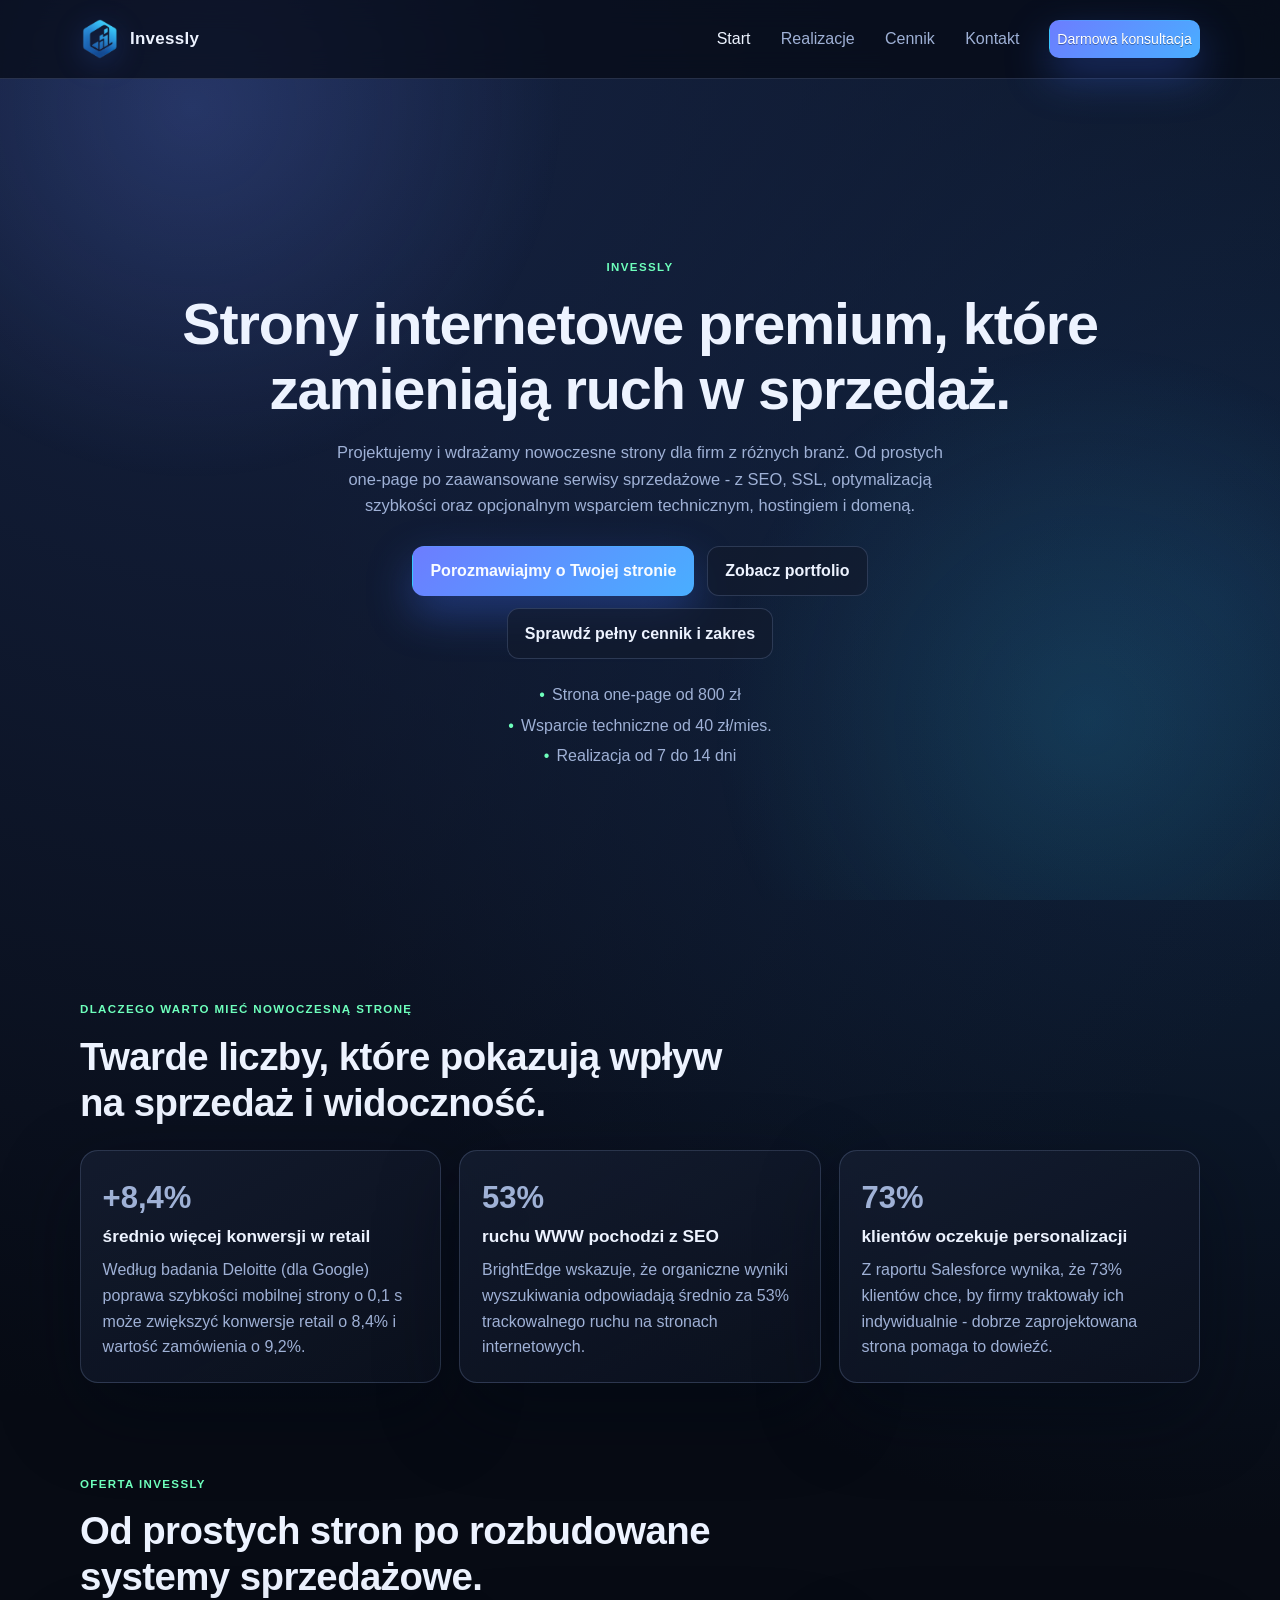
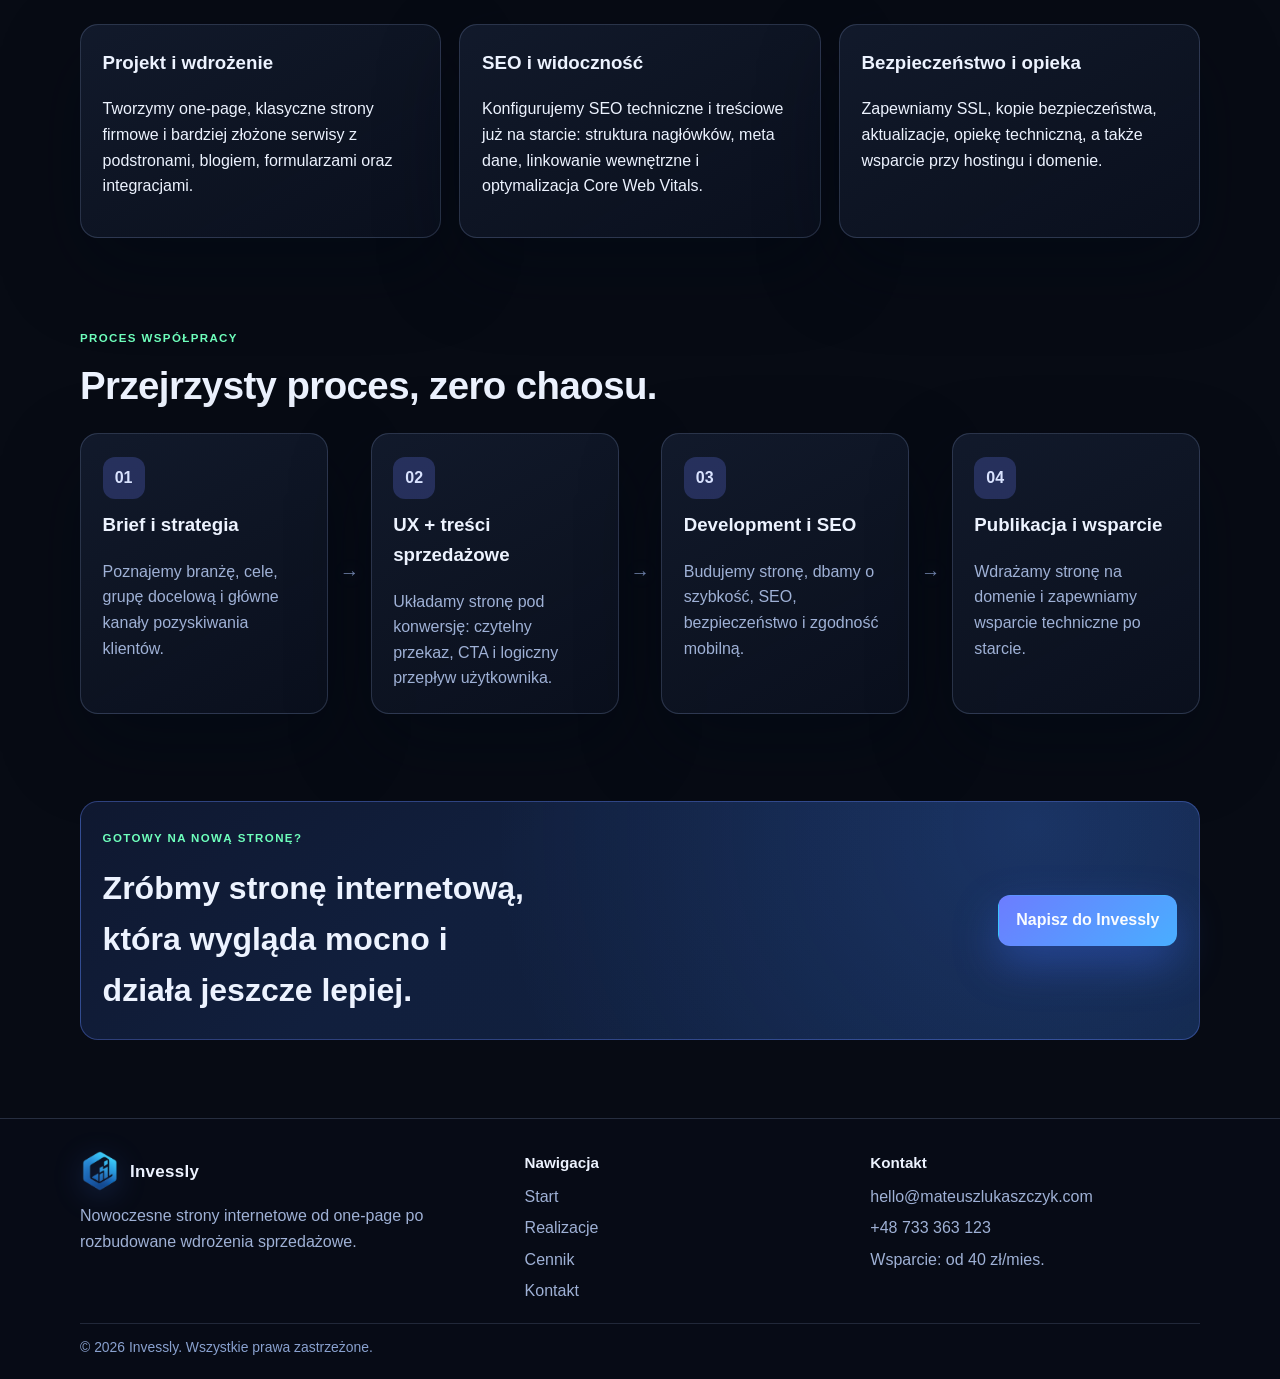
<file: index.html>
<!doctype html>
<html lang="pl">
<head>
  <meta charset="utf-8">
  <meta name="viewport" content="width=device-width, initial-scale=1">
  <meta name="description" content="Invessly tworzy nowoczesne strony internetowe, które zwiększają widoczność i sprzedaż. Od prostych one-page po rozbudowane serwisy sprzedażowe.">
  <meta property="og:locale" content="pl_PL">
  <meta property="og:type" content="website">
  <meta property="og:site_name" content="Invessly">
  <meta property="og:title" content="Invessly | Nowoczesne strony internetowe, które sprzedają">
  <meta property="og:description" content="Invessly tworzy nowoczesne strony internetowe, które zwiększają widoczność i sprzedaż. Od prostych one-page po rozbudowane serwisy sprzedażowe.">
  <meta property="og:url" content="https://inessly.vercel.app/">
  <meta property="og:image" content="https://inessly.vercel.app/assets/images/social-preview.png">
  <meta property="og:image:width" content="1200">
  <meta property="og:image:height" content="630">
  <meta property="og:image:alt" content="Invessly - nowoczesne strony internetowe, które sprzedają">
  <meta name="twitter:card" content="summary_large_image">
  <meta name="twitter:title" content="Invessly | Nowoczesne strony internetowe, które sprzedają">
  <meta name="twitter:description" content="Invessly tworzy nowoczesne strony internetowe, które zwiększają widoczność i sprzedaż.">
  <meta name="twitter:image" content="https://inessly.vercel.app/assets/images/social-preview.png">
  <title>Invessly | Nowoczesne strony internetowe, które sprzedają</title>
  <link rel="canonical" href="https://inessly.vercel.app/">
  <link rel="stylesheet" href="assets/css/styles.css">
  <script src="assets/js/main.js" defer></script>
</head>
<body data-page="home">
  <div class="bg-glow" aria-hidden="true"></div>

  <header class="site-header">
    <div class="container header-inner">
      <a class="brand" href="index.html" aria-label="Invessly - strona główna">
        <img class="brand-logo" src="assets/images/invessly-logo.png" alt="Invessly logo">
        <span class="brand-text">Invessly</span>
      </a>

      <button class="menu-toggle" type="button" aria-expanded="false" aria-controls="main-nav">
        <span></span><span></span><span></span>
      </button>

      <nav id="main-nav" class="main-nav">
        <a href="index.html" data-nav>Start</a>
        <a href="realizacje.html" data-nav>Realizacje</a>
        <a href="cennik.html" data-nav>Cennik</a>
        <a href="kontakt.html" data-nav>Kontakt</a>
        <a class="btn btn-sm btn-primary nav-cta" href="kontakt.html">Darmowa konsultacja</a>
      </nav>
    </div>
  </header>

  <main>
    <section class="hero section-space">
      <div class="container hero-stack">
        <div class="hero-copy hero-copy-centered" data-reveal>
          <p class="eyebrow">Invessly</p>
          <h1>Strony internetowe premium, które zamieniają ruch w sprzedaż.</h1>
          <p class="lead">
            Projektujemy i wdrażamy nowoczesne strony dla firm z różnych branż.
            Od prostych one-page po zaawansowane serwisy sprzedażowe - z SEO, SSL,
            optymalizacją szybkości oraz opcjonalnym wsparciem technicznym, hostingiem i domeną.
          </p>
          <div class="hero-actions">
            <a class="btn btn-primary" href="kontakt.html">Porozmawiajmy o Twojej stronie</a>
            <a class="btn btn-ghost" href="realizacje.html">Zobacz portfolio</a>
          </div>
          <div class="hero-actions hero-actions-secondary">
            <a class="btn btn-ghost" href="cennik.html">Sprawdź pełny cennik i zakres</a>
          </div>
          <ul class="hero-trust">
            <li>Strona one-page od 800 zł</li>
            <li>Wsparcie techniczne od 40 zł/mies.</li>
            <li>Realizacja od 7 do 14 dni</li>
          </ul>
        </div>
      </div>
    </section>

    <section class="section-space">
      <div class="container">
        <div class="section-head" data-reveal>
          <p class="eyebrow">Dlaczego warto mieć nowoczesną stronę</p>
          <h2>Twarde liczby, które pokazują wpływ na sprzedaż i widoczność.</h2>
        </div>

        <div class="stats-grid">
          <article class="stat-card card" data-reveal>
            <p class="stat-value">+8,4%</p>
            <h3>średnio więcej konwersji w retail</h3>
            <p>
              Według badania Deloitte (dla Google) poprawa szybkości mobilnej strony
              o 0,1 s może zwiększyć konwersje retail o 8,4% i wartość zamówienia o 9,2%.
            </p>
          </article>

          <article class="stat-card card" data-reveal>
            <p class="stat-value">53%</p>
            <h3>ruchu WWW pochodzi z SEO</h3>
            <p>
              BrightEdge wskazuje, że organiczne wyniki wyszukiwania odpowiadają średnio
              za 53% trackowalnego ruchu na stronach internetowych.
            </p>
          </article>

          <article class="stat-card card" data-reveal>
            <p class="stat-value">73%</p>
            <h3>klientów oczekuje personalizacji</h3>
            <p>
              Z raportu Salesforce wynika, że 73% klientów chce, by firmy traktowały ich
              indywidualnie - dobrze zaprojektowana strona pomaga to dowieźć.
            </p>
          </article>
        </div>

      </div>
    </section>

    <section class="section-space">
      <div class="container">
        <div class="section-head" data-reveal>
          <p class="eyebrow">Oferta Invessly</p>
          <h2>Od prostych stron po rozbudowane systemy sprzedażowe.</h2>
        </div>

        <div class="cards-3">
          <article class="card" data-reveal>
            <h3>Projekt i wdrożenie</h3>
            <p>
              Tworzymy one-page, klasyczne strony firmowe i bardziej złożone serwisy
              z podstronami, blogiem, formularzami oraz integracjami.
            </p>
          </article>

          <article class="card" data-reveal>
            <h3>SEO i widoczność</h3>
            <p>
              Konfigurujemy SEO techniczne i treściowe już na starcie: struktura nagłówków,
              meta dane, linkowanie wewnętrzne i optymalizacja Core Web Vitals.
            </p>
          </article>

          <article class="card" data-reveal>
            <h3>Bezpieczeństwo i opieka</h3>
            <p>
              Zapewniamy SSL, kopie bezpieczeństwa, aktualizacje, opiekę techniczną,
              a także wsparcie przy hostingu i domenie.
            </p>
          </article>
        </div>
      </div>
    </section>

    <section class="section-space">
      <div class="container">
        <div class="section-head" data-reveal>
          <p class="eyebrow">Proces współpracy</p>
          <h2>Przejrzysty proces, zero chaosu.</h2>
        </div>

        <div class="timeline">
          <article class="timeline-item card" data-reveal>
            <span>01</span>
            <h3>Brief i strategia</h3>
            <p>Poznajemy branżę, cele, grupę docelową i główne kanały pozyskiwania klientów.</p>
          </article>
          <span class="timeline-arrow" aria-hidden="true">→</span>
          <article class="timeline-item card" data-reveal>
            <span>02</span>
            <h3>UX + treści sprzedażowe</h3>
            <p>Układamy stronę pod konwersję: czytelny przekaz, CTA i logiczny przepływ użytkownika.</p>
          </article>
          <span class="timeline-arrow" aria-hidden="true">→</span>
          <article class="timeline-item card" data-reveal>
            <span>03</span>
            <h3>Development i SEO</h3>
            <p>Budujemy stronę, dbamy o szybkość, SEO, bezpieczeństwo i zgodność mobilną.</p>
          </article>
          <span class="timeline-arrow" aria-hidden="true">→</span>
          <article class="timeline-item card" data-reveal>
            <span>04</span>
            <h3>Publikacja i wsparcie</h3>
            <p>Wdrażamy stronę na domenie i zapewniamy wsparcie techniczne po starcie.</p>
          </article>
        </div>
      </div>
    </section>

    <section class="cta-strip section-space">
      <div class="container cta-strip-inner" data-reveal>
        <div>
          <p class="eyebrow">Gotowy na nową stronę?</p>
          <h2>Zróbmy stronę internetową, która wygląda mocno i działa jeszcze lepiej.</h2>
        </div>
        <a class="btn btn-primary" href="kontakt.html">Napisz do Invessly</a>
      </div>
    </section>
  </main>

  <footer class="site-footer">
    <div class="container footer-grid">
      <div>
        <a class="brand brand-footer" href="index.html">
          <img class="brand-logo" src="assets/images/invessly-logo.png" alt="Invessly logo">
          <span class="brand-text">Invessly</span>
        </a>
        <p>Nowoczesne strony internetowe od one-page po rozbudowane wdrożenia sprzedażowe.</p>
      </div>
      <div>
        <h3>Nawigacja</h3>
        <ul>
          <li><a href="index.html">Start</a></li>
          <li><a href="realizacje.html">Realizacje</a></li>
          <li><a href="cennik.html">Cennik</a></li>
          <li><a href="kontakt.html">Kontakt</a></li>
        </ul>
      </div>
      <div>
        <h3>Kontakt</h3>
        <ul>
          <li><a href="mailto:hello@mateuszlukaszczyk.com">hello@mateuszlukaszczyk.com</a></li>
          <li><a href="tel:+48733363123">+48 733 363 123</a></li>
          <li>Wsparcie: od 40 zł/mies.</li>
        </ul>
      </div>
    </div>
    <div class="container footer-bottom">
      <p>&copy; <span data-year></span> Invessly. Wszystkie prawa zastrzeżone.</p>
    </div>
  </footer>
</body>
</html>
</file>
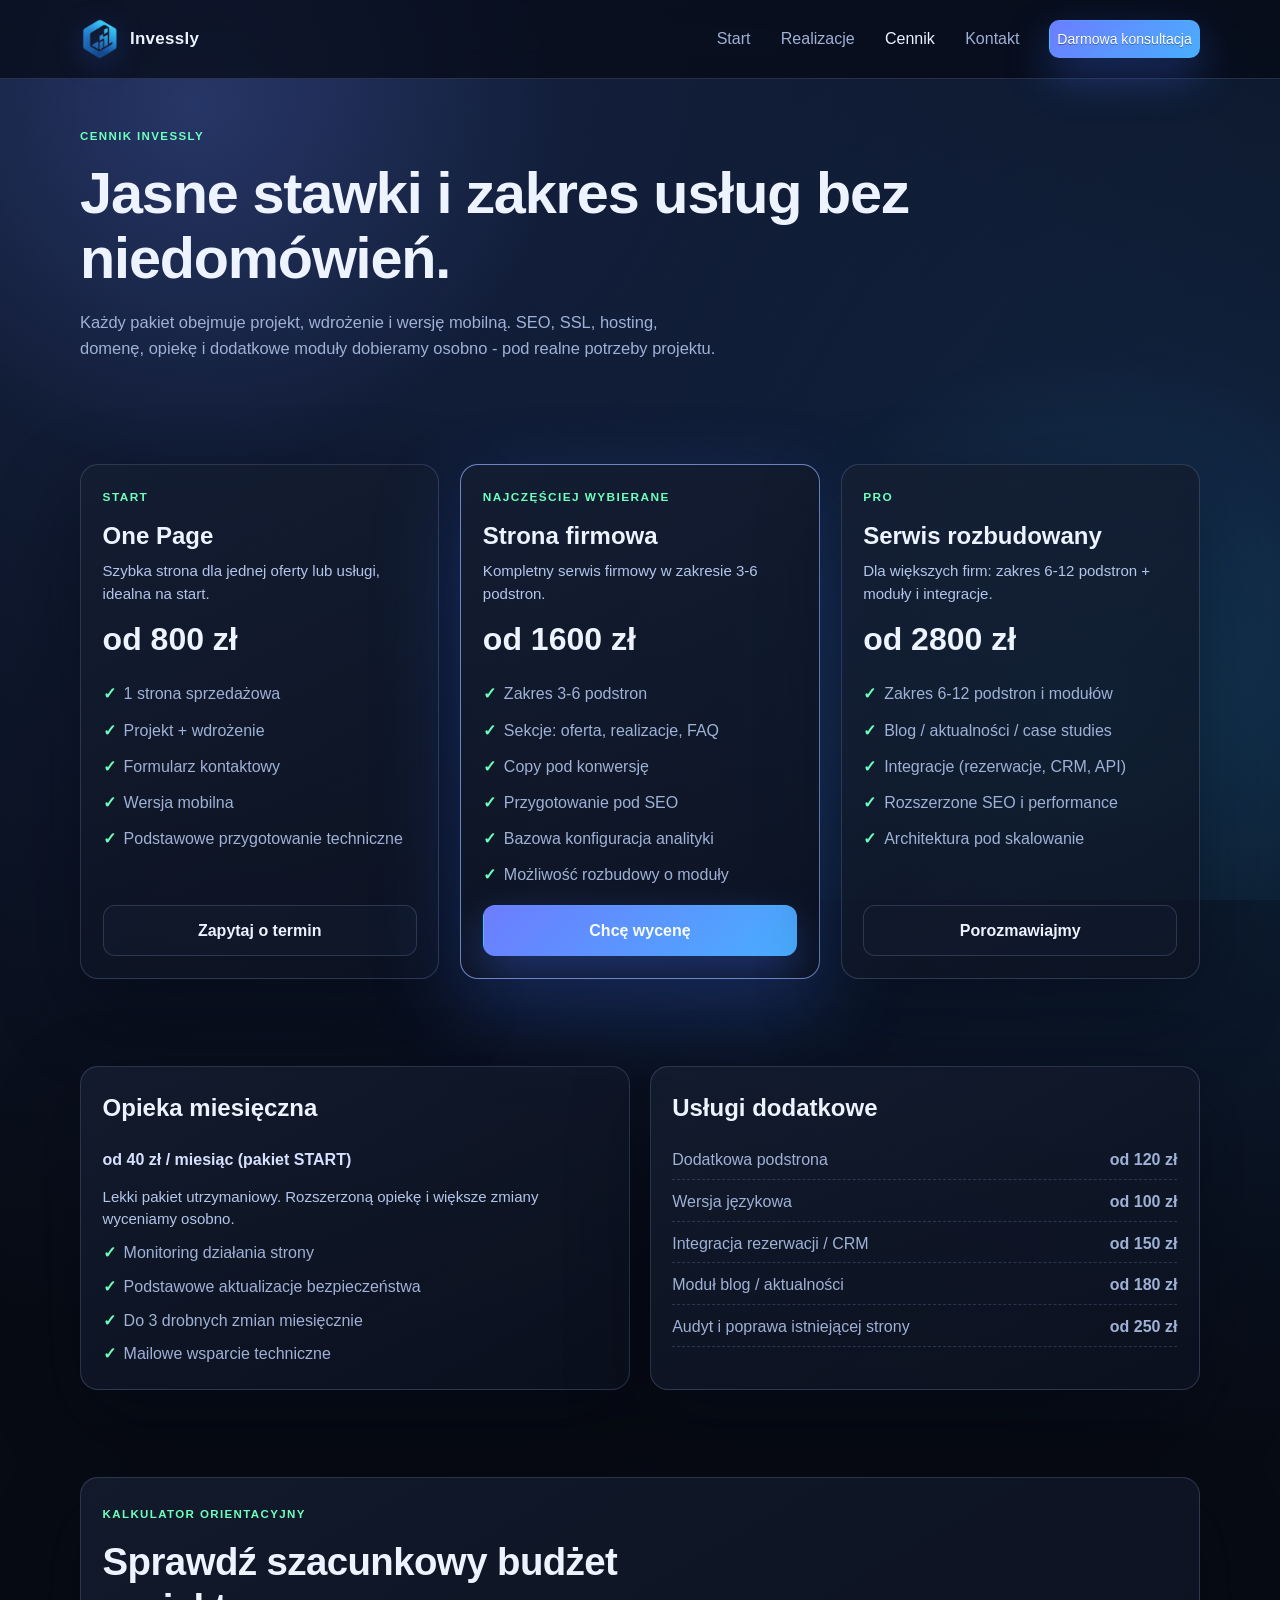
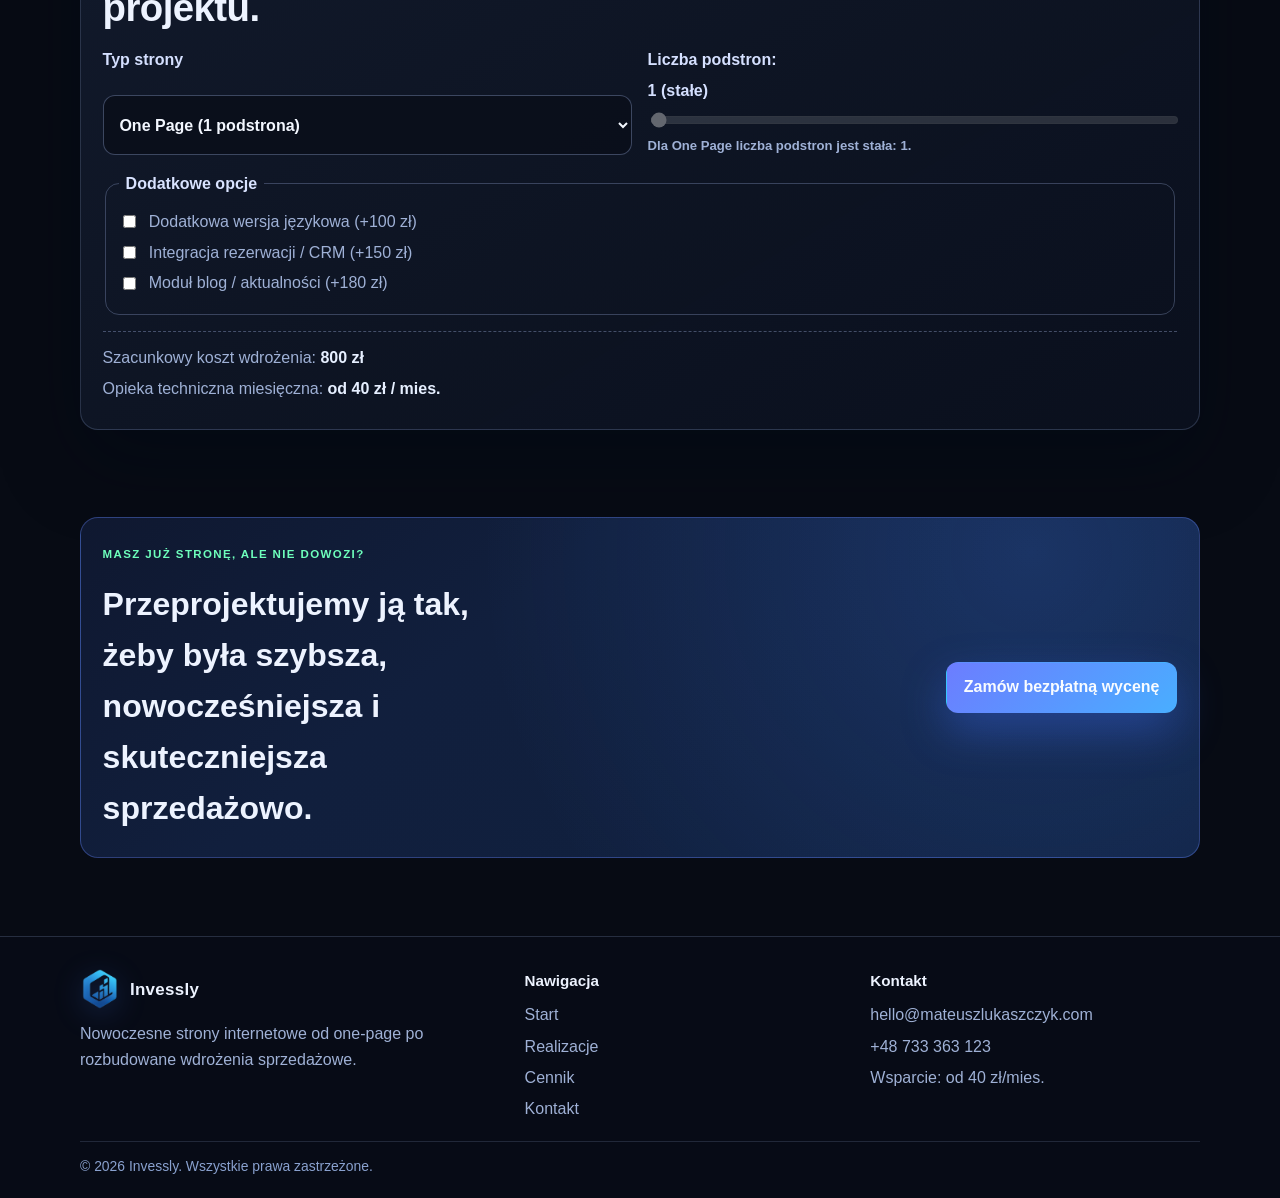
<file: cennik.html>
<!doctype html>
<html lang="pl">
<head>
  <meta charset="utf-8">
  <meta name="viewport" content="width=device-width, initial-scale=1">
  <meta name="description" content="Cennik Invessly: strony internetowe od 800 zł, wsparcie od 40 zł/mies. Pakiety od one-page po rozbudowane serwisy.">
  <meta property="og:locale" content="pl_PL">
  <meta property="og:type" content="website">
  <meta property="og:site_name" content="Invessly">
  <meta property="og:title" content="Cennik | Invessly">
  <meta property="og:description" content="Cennik Invessly: strony internetowe od 800 zł, wsparcie od 40 zł/mies. Pakiety od one-page po rozbudowane serwisy.">
  <meta property="og:url" content="https://inessly.vercel.app/cennik.html">
  <meta property="og:image" content="https://inessly.vercel.app/assets/images/social-preview.png">
  <meta property="og:image:width" content="1200">
  <meta property="og:image:height" content="630">
  <meta property="og:image:alt" content="Invessly - cennik stron internetowych">
  <meta name="twitter:card" content="summary_large_image">
  <meta name="twitter:title" content="Cennik | Invessly">
  <meta name="twitter:description" content="Sprawdź cennik stron internetowych i pakietów wsparcia w Invessly.">
  <meta name="twitter:image" content="https://inessly.vercel.app/assets/images/social-preview.png">
  <title>Cennik | Invessly</title>
  <link rel="canonical" href="https://inessly.vercel.app/cennik.html">
  <link rel="stylesheet" href="assets/css/styles.css">
  <script src="assets/js/main.js" defer></script>
</head>
<body data-page="cennik">
  <div class="bg-glow" aria-hidden="true"></div>

  <header class="site-header">
    <div class="container header-inner">
      <a class="brand" href="index.html" aria-label="Invessly - strona główna">
        <img class="brand-logo" src="assets/images/invessly-logo.png" alt="Invessly logo">
        <span class="brand-text">Invessly</span>
      </a>

      <button class="menu-toggle" type="button" aria-expanded="false" aria-controls="main-nav">
        <span></span><span></span><span></span>
      </button>

      <nav id="main-nav" class="main-nav">
        <a href="index.html" data-nav>Start</a>
        <a href="realizacje.html" data-nav>Realizacje</a>
        <a href="cennik.html" data-nav>Cennik</a>
        <a href="kontakt.html" data-nav>Kontakt</a>
        <a class="btn btn-sm btn-primary nav-cta" href="kontakt.html">Darmowa konsultacja</a>
      </nav>
    </div>
  </header>

  <main>
    <section class="page-hero section-space">
      <div class="container" data-reveal>
        <p class="eyebrow">Cennik Invessly</p>
        <h1>Jasne stawki i zakres usług bez niedomówień.</h1>
        <p class="lead">
          Każdy pakiet obejmuje projekt, wdrożenie i wersję mobilną.
          SEO, SSL, hosting, domenę, opiekę i dodatkowe moduły dobieramy osobno - pod realne potrzeby projektu.
        </p>
      </div>
    </section>

    <section class="section-space">
      <div class="container cards-3 pricing-cards">
        <article class="card pricing-card" data-reveal>
          <p class="price-badge">START</p>
          <h2>One Page</h2>
          <p class="plan-desc">Szybka strona dla jednej oferty lub usługi, idealna na start.</p>
          <p class="price">od 800 zł</p>
          <ul class="check-list">
            <li>1 strona sprzedażowa</li>
            <li>Projekt + wdrożenie</li>
            <li>Formularz kontaktowy</li>
            <li>Wersja mobilna</li>
            <li>Podstawowe przygotowanie techniczne</li>
          </ul>
          <a class="btn btn-ghost btn-full" href="kontakt.html">Zapytaj o termin</a>
        </article>

        <article class="card pricing-card featured" data-reveal>
          <p class="price-badge">NAJCZĘŚCIEJ WYBIERANE</p>
          <h2>Strona firmowa</h2>
          <p class="plan-desc">Kompletny serwis firmowy w zakresie 3-6 podstron.</p>
          <p class="price">od 1600 zł</p>
          <ul class="check-list">
            <li>Zakres 3-6 podstron</li>
            <li>Sekcje: oferta, realizacje, FAQ</li>
            <li>Copy pod konwersję</li>
            <li>Przygotowanie pod SEO</li>
            <li>Bazowa konfiguracja analityki</li>
            <li>Możliwość rozbudowy o moduły</li>
          </ul>
          <a class="btn btn-primary btn-full" href="kontakt.html">Chcę wycenę</a>
        </article>

        <article class="card pricing-card" data-reveal>
          <p class="price-badge">PRO</p>
          <h2>Serwis rozbudowany</h2>
          <p class="plan-desc">Dla większych firm: zakres 6-12 podstron + moduły i integracje.</p>
          <p class="price">od 2800 zł</p>
          <ul class="check-list">
            <li>Zakres 6-12 podstron i modułów</li>
            <li>Blog / aktualności / case studies</li>
            <li>Integracje (rezerwacje, CRM, API)</li>
            <li>Rozszerzone SEO i performance</li>
            <li>Architektura pod skalowanie</li>
          </ul>
          <a class="btn btn-ghost btn-full" href="kontakt.html">Porozmawiajmy</a>
        </article>
      </div>
    </section>

    <section class="section-space">
      <div class="container two-col">
        <article class="card card-soft" data-reveal>
          <h2>Opieka miesięczna</h2>
          <p class="price-inline"><strong>od 40 zł / miesiąc (pakiet START)</strong></p>
          <p class="plan-desc">Lekki pakiet utrzymaniowy. Rozszerzoną opiekę i większe zmiany wyceniamy osobno.</p>
          <ul class="check-list">
            <li>Monitoring działania strony</li>
            <li>Podstawowe aktualizacje bezpieczeństwa</li>
            <li>Do 3 drobnych zmian miesięcznie</li>
            <li>Mailowe wsparcie techniczne</li>
          </ul>
        </article>

        <article class="card card-soft" data-reveal>
          <h2>Usługi dodatkowe</h2>
          <ul class="list-plain">
            <li><span>Dodatkowa podstrona</span><strong>od 120 zł</strong></li>
            <li><span>Wersja językowa</span><strong>od 100 zł</strong></li>
            <li><span>Integracja rezerwacji / CRM</span><strong>od 150 zł</strong></li>
            <li><span>Moduł blog / aktualności</span><strong>od 180 zł</strong></li>
            <li><span>Audyt i poprawa istniejącej strony</span><strong>od 250 zł</strong></li>
          </ul>
        </article>
      </div>
    </section>

    <section class="section-space">
      <div class="container">
        <article class="card card-soft estimator" data-reveal>
          <div class="section-head">
            <p class="eyebrow">Kalkulator orientacyjny</p>
            <h2>Sprawdź szacunkowy budżet projektu.</h2>
          </div>

          <form id="pricing-calculator">
            <div class="form-grid">
              <label>
                Typ strony
                <select name="siteType" id="siteType">
                  <option value="800" data-plan="onepage">One Page (1 podstrona)</option>
                  <option value="1600" data-plan="firmowa">Strona firmowa (3-6 podstron)</option>
                  <option value="2800" data-plan="rozbudowany">Serwis rozbudowany (6-12 podstron)</option>
                </select>
              </label>

              <label id="pagesField" class="pages-field">
                Liczba podstron: <span id="pagesValue">1</span>
                <input type="range" id="pagesRange" min="1" max="12" value="1" step="1">
                <small id="pagesHint" class="field-hint">Dla One Page liczba podstron jest stała: 1.</small>
              </label>
            </div>

            <fieldset>
              <legend>Dodatkowe opcje</legend>
              <label class="option-line"><input type="checkbox" data-extra-cost="100"> Dodatkowa wersja językowa (+100 zł)</label>
              <label class="option-line"><input type="checkbox" data-extra-cost="150"> Integracja rezerwacji / CRM (+150 zł)</label>
              <label class="option-line"><input type="checkbox" data-extra-cost="180"> Moduł blog / aktualności (+180 zł)</label>
            </fieldset>

            <div class="estimate-output">
              <p>Szacunkowy koszt wdrożenia: <strong id="estimateSetup">0 zł</strong></p>
              <p>Opieka techniczna miesięczna: <strong id="estimateMonthly">od 40 zł / mies.</strong></p>
            </div>
          </form>
        </article>
      </div>
    </section>

    <section class="cta-strip section-space">
      <div class="container cta-strip-inner" data-reveal>
        <div>
          <p class="eyebrow">Masz już stronę, ale nie dowozi?</p>
          <h2>Przeprojektujemy ją tak, żeby była szybsza, nowocześniejsza i skuteczniejsza sprzedażowo.</h2>
        </div>
        <a class="btn btn-primary" href="kontakt.html">Zamów bezpłatną wycenę</a>
      </div>
    </section>
  </main>

  <footer class="site-footer">
    <div class="container footer-grid">
      <div>
        <a class="brand brand-footer" href="index.html">
          <img class="brand-logo" src="assets/images/invessly-logo.png" alt="Invessly logo">
          <span class="brand-text">Invessly</span>
        </a>
        <p>Nowoczesne strony internetowe od one-page po rozbudowane wdrożenia sprzedażowe.</p>
      </div>
      <div>
        <h3>Nawigacja</h3>
        <ul>
          <li><a href="index.html">Start</a></li>
          <li><a href="realizacje.html">Realizacje</a></li>
          <li><a href="cennik.html">Cennik</a></li>
          <li><a href="kontakt.html">Kontakt</a></li>
        </ul>
      </div>
      <div>
        <h3>Kontakt</h3>
        <ul>
          <li><a href="mailto:hello@mateuszlukaszczyk.com">hello@mateuszlukaszczyk.com</a></li>
          <li><a href="tel:+48733363123">+48 733 363 123</a></li>
          <li>Wsparcie: od 40 zł/mies.</li>
        </ul>
      </div>
    </div>
    <div class="container footer-bottom">
      <p>&copy; <span data-year></span> Invessly. Wszystkie prawa zastrzeżone.</p>
    </div>
  </footer>
</body>
</html>
</file>
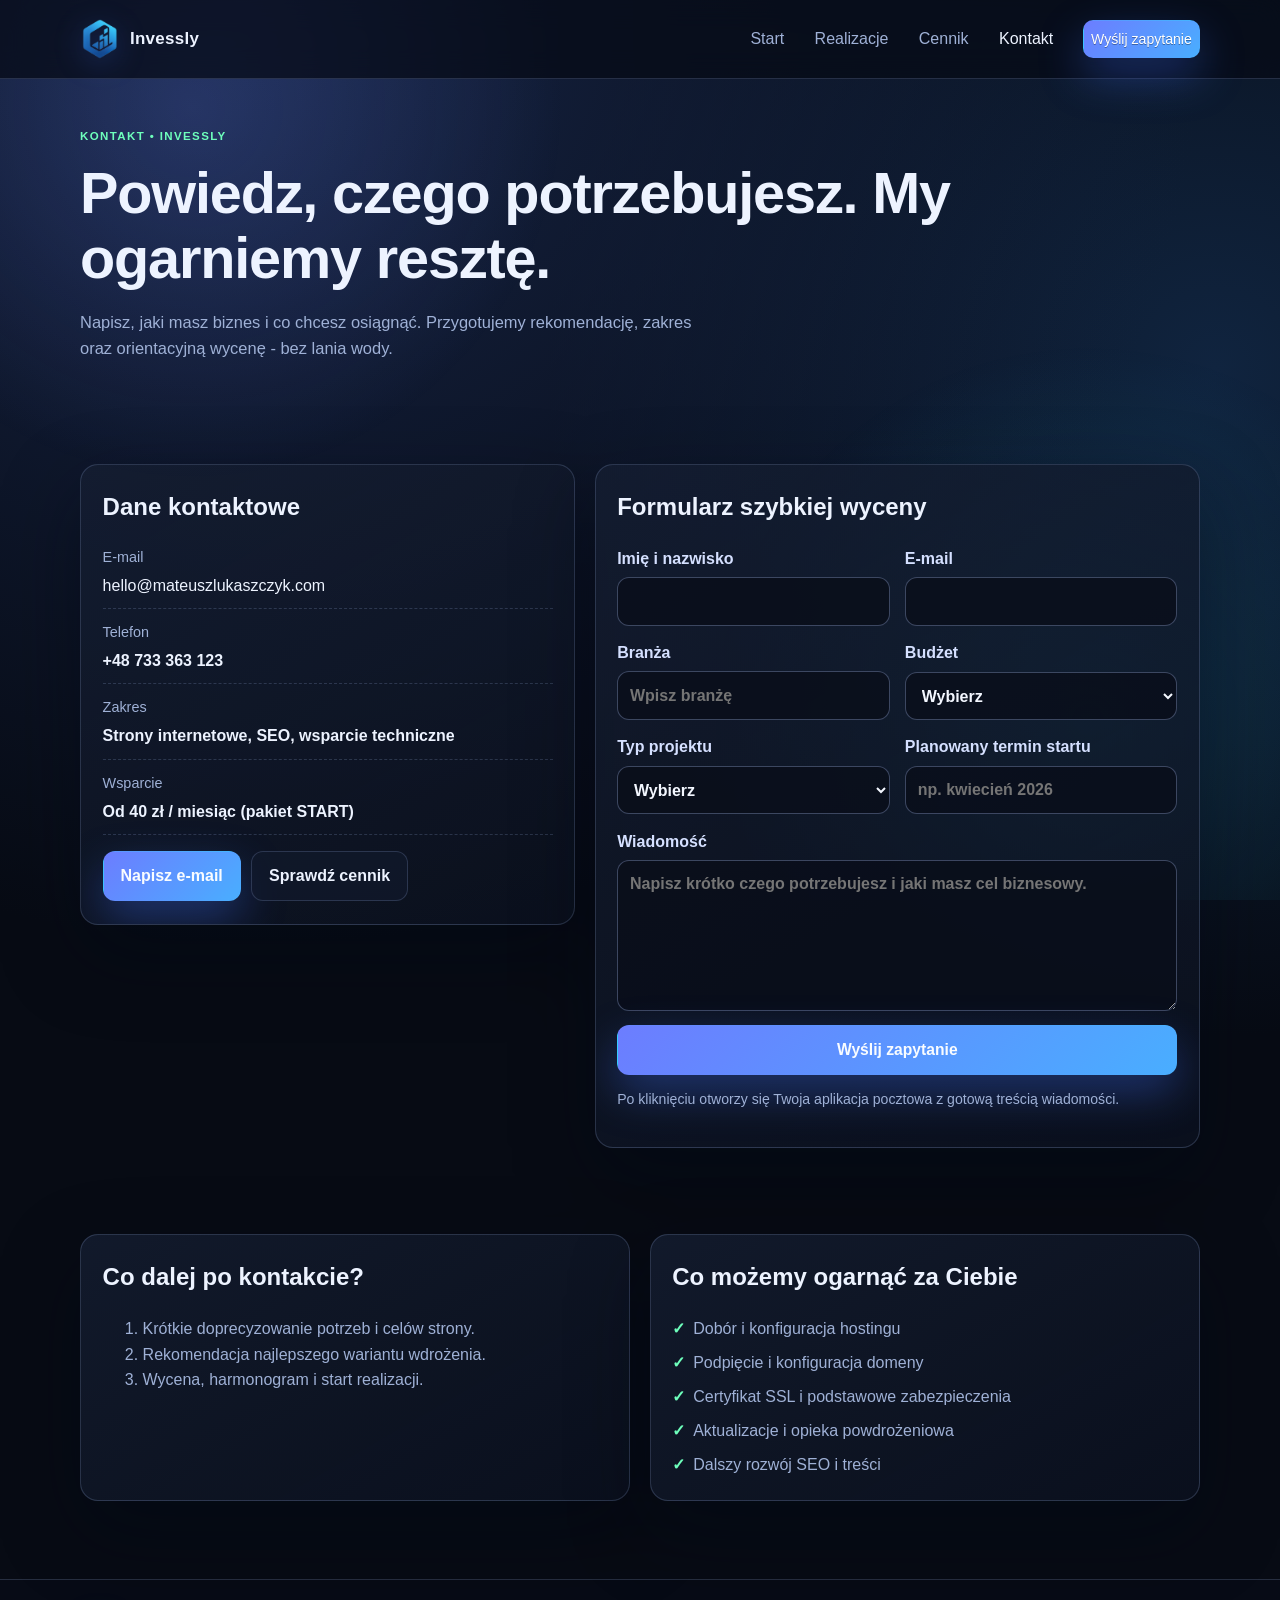
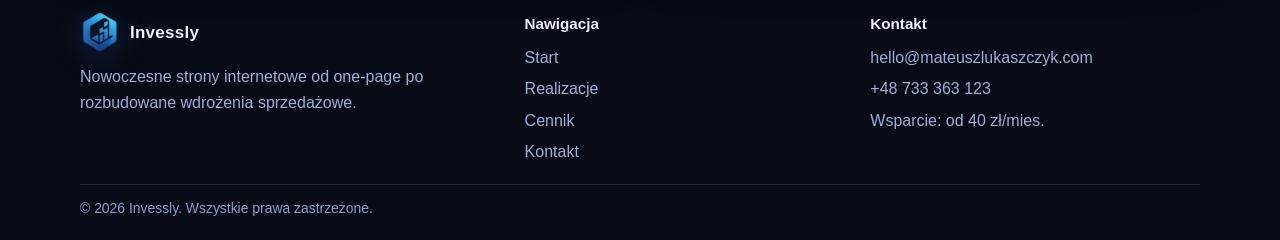
<file: kontakt.html>
<!doctype html>
<html lang="pl">
<head>
  <meta charset="utf-8">
  <meta name="viewport" content="width=device-width, initial-scale=1">
  <meta name="description" content="Skontaktuj się z Invessly i zamów nowoczesną stronę internetową. Napisz na hello@mateuszlukaszczyk.com.">
  <meta property="og:locale" content="pl_PL">
  <meta property="og:type" content="website">
  <meta property="og:site_name" content="Invessly">
  <meta property="og:title" content="Kontakt | Invessly">
  <meta property="og:description" content="Skontaktuj się z Invessly i zamów nowoczesną stronę internetową. Napisz na hello@mateuszlukaszczyk.com.">
  <meta property="og:url" content="https://inessly.vercel.app/kontakt.html">
  <meta property="og:image" content="https://inessly.vercel.app/assets/images/social-preview.png">
  <meta property="og:image:width" content="1200">
  <meta property="og:image:height" content="630">
  <meta property="og:image:alt" content="Invessly - kontakt w sprawie nowoczesnej strony internetowej">
  <meta name="twitter:card" content="summary_large_image">
  <meta name="twitter:title" content="Kontakt | Invessly">
  <meta name="twitter:description" content="Napisz do Invessly i zamów nowoczesną stronę internetową.">
  <meta name="twitter:image" content="https://inessly.vercel.app/assets/images/social-preview.png">
  <title>Kontakt | Invessly</title>
  <link rel="canonical" href="https://inessly.vercel.app/kontakt.html">
  <link rel="stylesheet" href="assets/css/styles.css">
  <script src="assets/js/main.js" defer></script>
</head>
<body data-page="kontakt">
  <div class="bg-glow" aria-hidden="true"></div>

  <header class="site-header">
    <div class="container header-inner">
      <a class="brand" href="index.html" aria-label="Invessly - strona główna">
        <img class="brand-logo" src="assets/images/invessly-logo.png" alt="Invessly logo">
        <span class="brand-text">Invessly</span>
      </a>

      <button class="menu-toggle" type="button" aria-expanded="false" aria-controls="main-nav">
        <span></span><span></span><span></span>
      </button>

      <nav id="main-nav" class="main-nav">
        <a href="index.html" data-nav>Start</a>
        <a href="realizacje.html" data-nav>Realizacje</a>
        <a href="cennik.html" data-nav>Cennik</a>
        <a href="kontakt.html" data-nav>Kontakt</a>
        <a class="btn btn-sm btn-primary nav-cta" href="#formularz">Wyślij zapytanie</a>
      </nav>
    </div>
  </header>

  <main>
    <section class="page-hero section-space">
      <div class="container" data-reveal>
        <p class="eyebrow">Kontakt • Invessly</p>
        <h1>Powiedz, czego potrzebujesz. My ogarniemy resztę.</h1>
        <p class="lead">
          Napisz, jaki masz biznes i co chcesz osiągnąć. Przygotujemy rekomendację,
          zakres oraz orientacyjną wycenę - bez lania wody.
        </p>
      </div>
    </section>

    <section class="section-space">
      <div class="container contact-grid">
        <article class="card card-soft" data-reveal>
          <h2>Dane kontaktowe</h2>
          <ul class="contact-list">
            <li>
              <span>E-mail</span>
              <a href="mailto:hello@mateuszlukaszczyk.com">hello@mateuszlukaszczyk.com</a>
            </li>
            <li>
              <span>Telefon</span>
              <a href="tel:+48733363123"><strong>+48 733 363 123</strong></a>
            </li>
            <li>
              <span>Zakres</span>
              <strong>Strony internetowe, SEO, wsparcie techniczne</strong>
            </li>
            <li>
              <span>Wsparcie</span>
              <strong>Od 40 zł / miesiąc (pakiet START)</strong>
            </li>
          </ul>

          <div class="inline-actions">
            <a class="btn btn-primary" href="mailto:hello@mateuszlukaszczyk.com">Napisz e-mail</a>
            <a class="btn btn-ghost" href="cennik.html">Sprawdź cennik</a>
          </div>
        </article>

        <article class="card card-soft" id="formularz" data-reveal>
          <h2>Formularz szybkiej wyceny</h2>
          <form id="contact-form">
            <div class="form-grid">
              <label>
                Imię i nazwisko
                <input type="text" name="name" required>
              </label>
              <label>
                E-mail
                <input type="email" name="email" required>
              </label>
            </div>

            <div class="form-grid">
              <label>
                Branża
                <input type="text" name="industry" placeholder="Wpisz branżę" required>
              </label>
              <label>
                Budżet
                <select name="budget" required>
                  <option value="">Wybierz</option>
                  <option>800-1500 zł</option>
                  <option>1500-3000 zł</option>
                  <option>3000-6000 zł</option>
                  <option>8000 zł+</option>
                </select>
              </label>
            </div>

            <div class="form-grid">
              <label>
                Typ projektu
                <select name="scope" required>
                  <option value="">Wybierz</option>
                  <option>One Page</option>
                  <option>Strona firmowa (podstrony)</option>
                  <option>Rozbudowany serwis</option>
                  <option>Audyt / przebudowa obecnej strony</option>
                </select>
              </label>
              <label>
                Planowany termin startu
                <input type="text" name="timeline" placeholder="np. kwiecień 2026">
              </label>
            </div>

            <label>
              Wiadomość
              <textarea name="message" rows="5" placeholder="Napisz krótko czego potrzebujesz i jaki masz cel biznesowy." required></textarea>
            </label>

            <button type="submit" class="btn btn-primary">Wyślij zapytanie</button>
            <p class="form-note">
              Po kliknięciu otworzy się Twoja aplikacja pocztowa z gotową treścią wiadomości.
            </p>
          </form>
        </article>
      </div>
    </section>

    <section class="section-space">
      <div class="container two-col">
        <article class="card card-soft" data-reveal>
          <h2>Co dalej po kontakcie?</h2>
          <ol class="steps-list">
            <li>Krótkie doprecyzowanie potrzeb i celów strony.</li>
            <li>Rekomendacja najlepszego wariantu wdrożenia.</li>
            <li>Wycena, harmonogram i start realizacji.</li>
          </ol>
        </article>
        <article class="card card-soft" data-reveal>
          <h2>Co możemy ogarnąć za Ciebie</h2>
          <ul class="check-list">
            <li>Dobór i konfiguracja hostingu</li>
            <li>Podpięcie i konfiguracja domeny</li>
            <li>Certyfikat SSL i podstawowe zabezpieczenia</li>
            <li>Aktualizacje i opieka powdrożeniowa</li>
            <li>Dalszy rozwój SEO i treści</li>
          </ul>
        </article>
      </div>
    </section>
  </main>

  <footer class="site-footer">
    <div class="container footer-grid">
      <div>
        <a class="brand brand-footer" href="index.html">
          <img class="brand-logo" src="assets/images/invessly-logo.png" alt="Invessly logo">
          <span class="brand-text">Invessly</span>
        </a>
        <p>Nowoczesne strony internetowe od one-page po rozbudowane wdrożenia sprzedażowe.</p>
      </div>
      <div>
        <h3>Nawigacja</h3>
        <ul>
          <li><a href="index.html">Start</a></li>
          <li><a href="realizacje.html">Realizacje</a></li>
          <li><a href="cennik.html">Cennik</a></li>
          <li><a href="kontakt.html">Kontakt</a></li>
        </ul>
      </div>
      <div>
        <h3>Kontakt</h3>
        <ul>
          <li><a href="mailto:hello@mateuszlukaszczyk.com">hello@mateuszlukaszczyk.com</a></li>
          <li><a href="tel:+48733363123">+48 733 363 123</a></li>
          <li>Wsparcie: od 40 zł/mies.</li>
        </ul>
      </div>
    </div>
    <div class="container footer-bottom">
      <p>&copy; <span data-year></span> Invessly. Wszystkie prawa zastrzeżone.</p>
    </div>
  </footer>
</body>
</html>
</file>
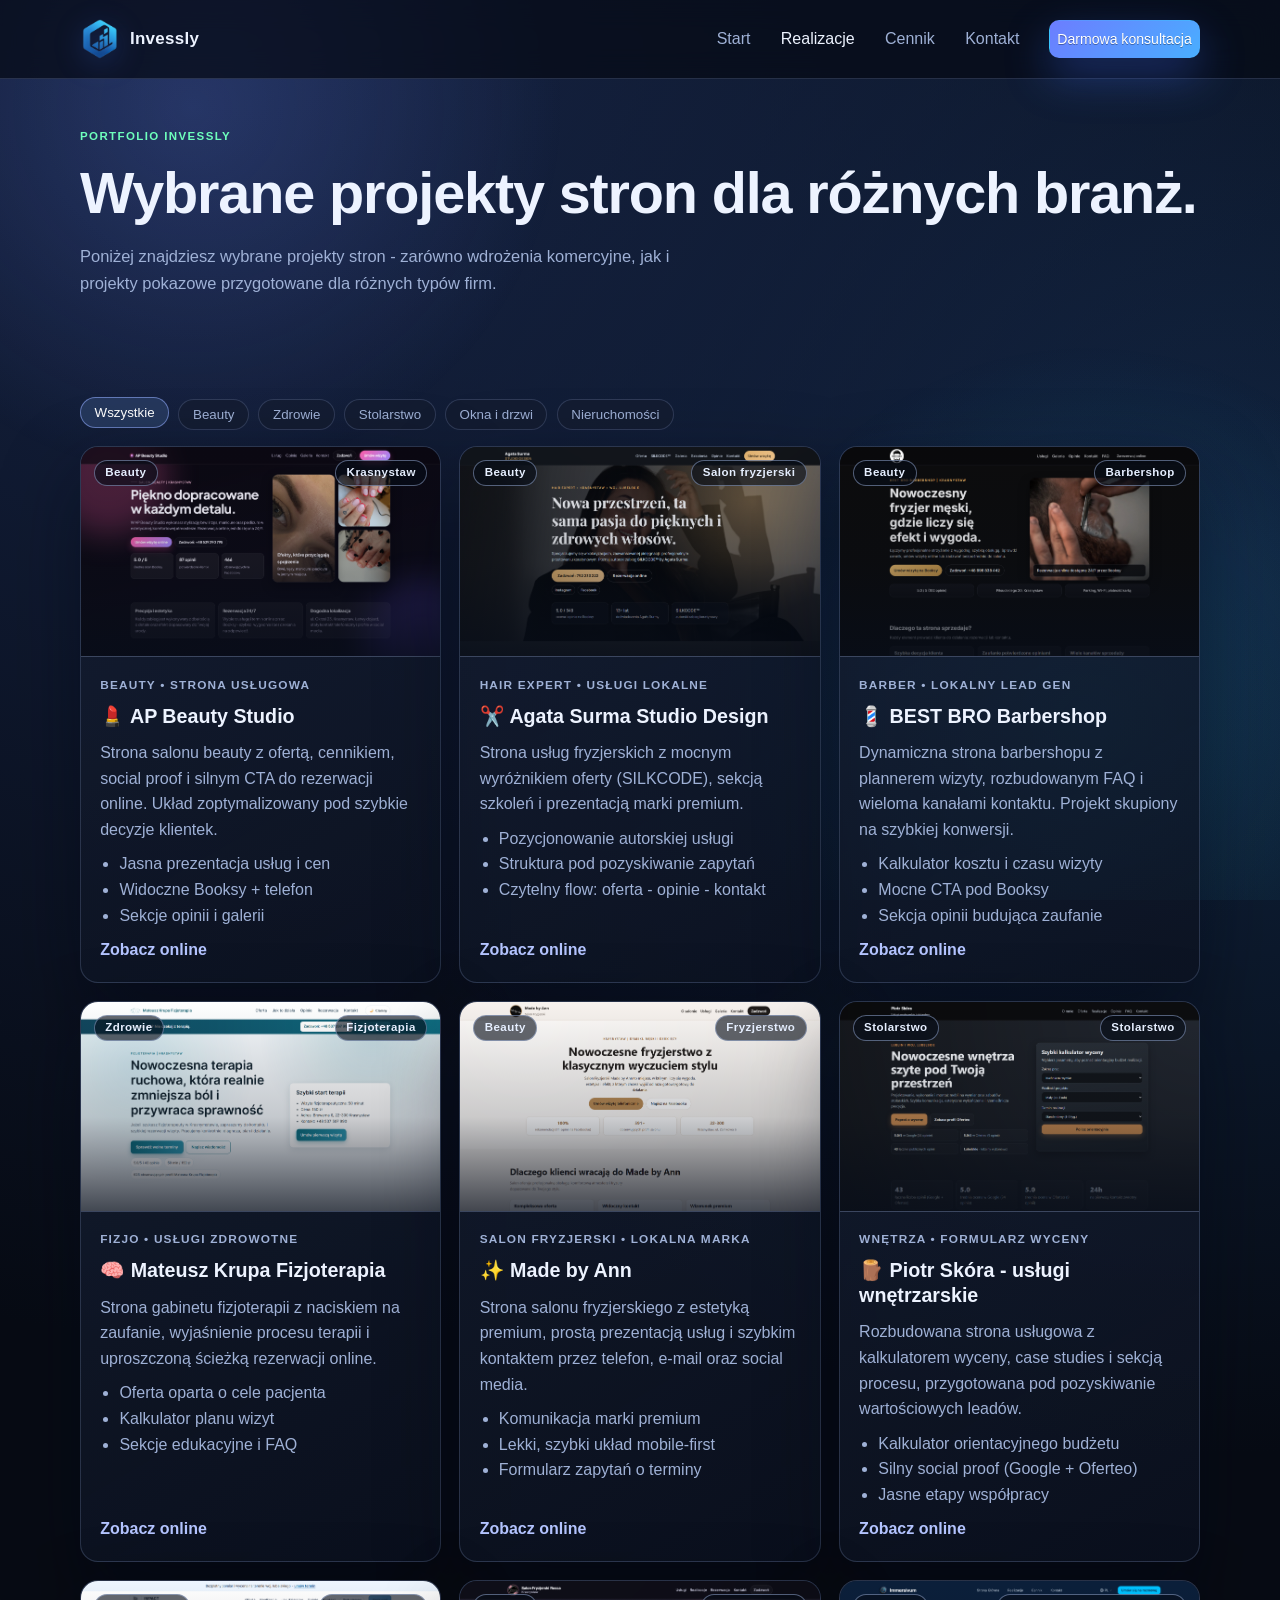
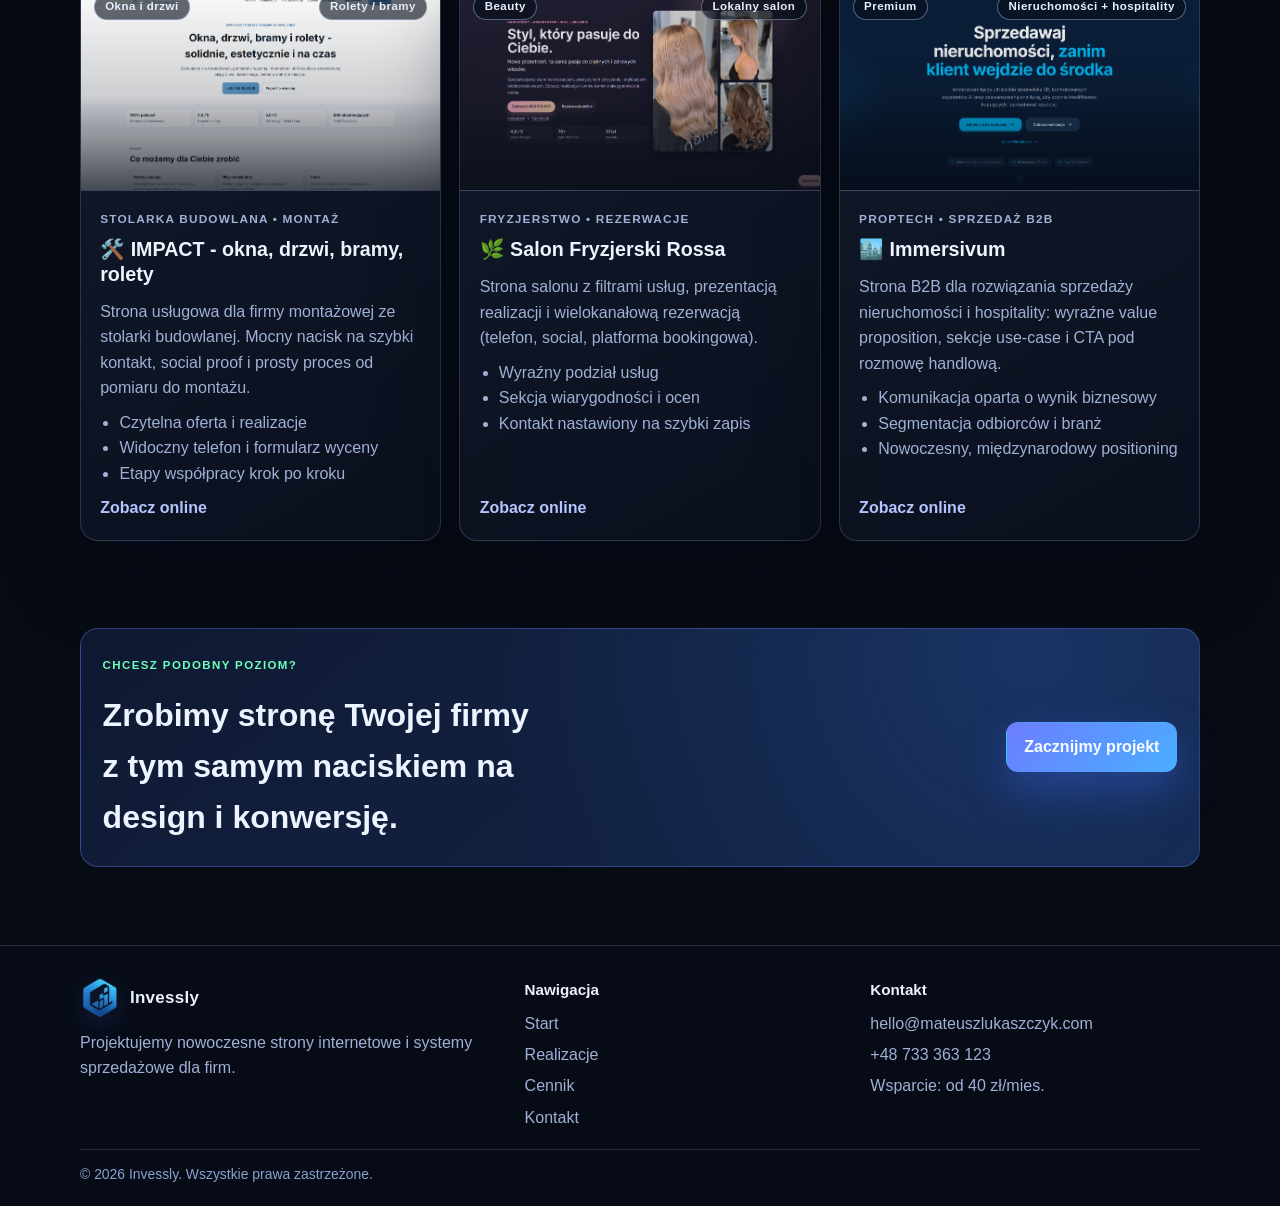
<file: realizacje.html>
<!doctype html>
<html lang="pl">
<head>
  <meta charset="utf-8">
  <meta name="viewport" content="width=device-width, initial-scale=1">
  <meta name="description" content="Portfolio Invessly: nowoczesne strony internetowe dla beauty, usług lokalnych, zdrowia, stolarstwa i nieruchomości.">
  <meta property="og:locale" content="pl_PL">
  <meta property="og:type" content="website">
  <meta property="og:site_name" content="Invessly">
  <meta property="og:title" content="Realizacje | Invessly">
  <meta property="og:description" content="Portfolio Invessly: nowoczesne strony internetowe dla beauty, usług lokalnych, zdrowia, stolarstwa i nieruchomości.">
  <meta property="og:url" content="https://inessly.vercel.app/realizacje.html">
  <meta property="og:image" content="https://inessly.vercel.app/assets/images/social-preview.png">
  <meta property="og:image:width" content="1200">
  <meta property="og:image:height" content="630">
  <meta property="og:image:alt" content="Invessly - portfolio nowoczesnych stron internetowych">
  <meta name="twitter:card" content="summary_large_image">
  <meta name="twitter:title" content="Realizacje | Invessly">
  <meta name="twitter:description" content="Portfolio Invessly: nowoczesne strony internetowe dla wielu branż.">
  <meta name="twitter:image" content="https://inessly.vercel.app/assets/images/social-preview.png">
  <title>Realizacje | Invessly</title>
  <link rel="canonical" href="https://inessly.vercel.app/realizacje.html">
  <link rel="stylesheet" href="assets/css/styles.css">
  <script src="assets/js/main.js" defer></script>
</head>
<body data-page="realizacje">
  <div class="bg-glow" aria-hidden="true"></div>

  <header class="site-header">
    <div class="container header-inner">
      <a class="brand" href="index.html" aria-label="Invessly - strona główna">
        <img class="brand-logo" src="assets/images/invessly-logo.png" alt="Invessly logo">
        <span class="brand-text">Invessly</span>
      </a>

      <button class="menu-toggle" type="button" aria-expanded="false" aria-controls="main-nav">
        <span></span><span></span><span></span>
      </button>

      <nav id="main-nav" class="main-nav">
        <a href="index.html" data-nav>Start</a>
        <a href="realizacje.html" data-nav>Realizacje</a>
        <a href="cennik.html" data-nav>Cennik</a>
        <a href="kontakt.html" data-nav>Kontakt</a>
        <a class="btn btn-sm btn-primary nav-cta" href="kontakt.html">Darmowa konsultacja</a>
      </nav>
    </div>
  </header>

  <main>
    <section class="page-hero section-space">
      <div class="container" data-reveal>
        <p class="eyebrow">Portfolio Invessly</p>
        <h1>Wybrane projekty stron dla różnych branż.</h1>
        <p class="lead">
          Poniżej znajdziesz wybrane projekty stron - zarówno wdrożenia komercyjne, jak i projekty pokazowe przygotowane dla różnych typów firm.
        </p>
      </div>
    </section>

    <section class="section-space">
      <div class="container">
        <div class="portfolio-filter" data-reveal>
          <button class="chip-btn is-active" type="button" data-filter="all">Wszystkie</button>
          <button class="chip-btn" type="button" data-filter="beauty">Beauty</button>
          <button class="chip-btn" type="button" data-filter="health">Zdrowie</button>
          <button class="chip-btn" type="button" data-filter="stolarstwo">Stolarstwo</button>
          <button class="chip-btn" type="button" data-filter="okna">Okna i drzwi</button>
          <button class="chip-btn" type="button" data-filter="premium">Nieruchomości</button>
        </div>

        <div class="portfolio-grid">
          <article class="card card-soft project-card" data-reveal data-category="beauty" data-project-url="https://ap-rozowy.vercel.app/">
            <a class="project-media" href="https://ap-rozowy.vercel.app/" target="_blank" rel="noopener">
              <img src="assets/screenshots/ap-rozowy.png" alt="Podgląd strony AP Beauty Studio" loading="lazy" decoding="async">
              <span class="project-badge left">Beauty</span>
              <span class="project-badge right">Krasnystaw</span>
            </a>
            <div class="project-content">
              <p class="project-tag">Beauty • strona usługowa</p>
              <h2>💄 AP Beauty Studio</h2>
              <p>
                Strona salonu beauty z ofertą, cennikiem, social proof i silnym CTA do rezerwacji online.
                Układ zoptymalizowany pod szybkie decyzje klientek.
              </p>
              <ul class="mini-list">
                <li>Jasna prezentacja usług i cen</li>
                <li>Widoczne Booksy + telefon</li>
                <li>Sekcje opinii i galerii</li>
              </ul>
              <a class="text-link" href="https://ap-rozowy.vercel.app/" target="_blank" rel="noopener">Zobacz online</a>
            </div>
          </article>

          <article class="card card-soft project-card" data-reveal data-category="beauty" data-project-url="https://agatasurma.vercel.app/">
            <a class="project-media" href="https://agatasurma.vercel.app/" target="_blank" rel="noopener">
              <img src="assets/screenshots/agata-surma.png" alt="Podgląd strony Agata Surma Studio Design" loading="lazy" decoding="async">
              <span class="project-badge left">Beauty</span>
              <span class="project-badge right">Salon fryzjerski</span>
            </a>
            <div class="project-content">
              <p class="project-tag">Hair expert • usługi lokalne</p>
              <h2>✂️ Agata Surma Studio Design</h2>
              <p>
                Strona usług fryzjerskich z mocnym wyróżnikiem oferty (SILKCODE),
                sekcją szkoleń i prezentacją marki premium.
              </p>
              <ul class="mini-list">
                <li>Pozycjonowanie autorskiej usługi</li>
                <li>Struktura pod pozyskiwanie zapytań</li>
                <li>Czytelny flow: oferta - opinie - kontakt</li>
              </ul>
              <a class="text-link" href="https://agatasurma.vercel.app/" target="_blank" rel="noopener">Zobacz online</a>
            </div>
          </article>

          <article class="card card-soft project-card" data-reveal data-category="beauty" data-project-url="https://best-bro.vercel.app/">
            <a class="project-media" href="https://best-bro.vercel.app/" target="_blank" rel="noopener">
              <img src="assets/screenshots/best-bro.png" alt="Podgląd strony BEST BRO Barbershop" loading="lazy" decoding="async">
              <span class="project-badge left">Beauty</span>
              <span class="project-badge right">Barbershop</span>
            </a>
            <div class="project-content">
              <p class="project-tag">Barber • lokalny lead gen</p>
              <h2>💈 BEST BRO Barbershop</h2>
              <p>
                Dynamiczna strona barbershopu z plannerem wizyty, rozbudowanym FAQ i wieloma kanałami
                kontaktu. Projekt skupiony na szybkiej konwersji.
              </p>
              <ul class="mini-list">
                <li>Kalkulator kosztu i czasu wizyty</li>
                <li>Mocne CTA pod Booksy</li>
                <li>Sekcja opinii budująca zaufanie</li>
              </ul>
              <a class="text-link" href="https://best-bro.vercel.app/" target="_blank" rel="noopener">Zobacz online</a>
            </div>
          </article>

          <article class="card card-soft project-card" data-reveal data-category="health" data-project-url="https://m-krupa-fizjoterapia.vercel.app/">
            <a class="project-media" href="https://m-krupa-fizjoterapia.vercel.app/" target="_blank" rel="noopener">
              <img src="assets/screenshots/m-krupa.png" alt="Podgląd strony Mateusz Krupa Fizjoterapia" loading="lazy" decoding="async">
              <span class="project-badge left">Zdrowie</span>
              <span class="project-badge right">Fizjoterapia</span>
            </a>
            <div class="project-content">
              <p class="project-tag">Fizjo • usługi zdrowotne</p>
              <h2>🧠 Mateusz Krupa Fizjoterapia</h2>
              <p>
                Strona gabinetu fizjoterapii z naciskiem na zaufanie, wyjaśnienie procesu terapii
                i uproszczoną ścieżką rezerwacji online.
              </p>
              <ul class="mini-list">
                <li>Oferta oparta o cele pacjenta</li>
                <li>Kalkulator planu wizyt</li>
                <li>Sekcje edukacyjne i FAQ</li>
              </ul>
              <a class="text-link" href="https://m-krupa-fizjoterapia.vercel.app/" target="_blank" rel="noopener">Zobacz online</a>
            </div>
          </article>

          <article class="card card-soft project-card" data-reveal data-category="beauty" data-project-url="https://annlaskowska.vercel.app/">
            <a class="project-media" href="https://annlaskowska.vercel.app/" target="_blank" rel="noopener">
              <img src="assets/screenshots/made-by-ann.png" alt="Podgląd strony Made by Ann" loading="lazy" decoding="async">
              <span class="project-badge left">Beauty</span>
              <span class="project-badge right">Fryzjerstwo</span>
            </a>
            <div class="project-content">
              <p class="project-tag">Salon fryzjerski • lokalna marka</p>
              <h2>✨ Made by Ann</h2>
              <p>
                Strona salonu fryzjerskiego z estetyką premium, prostą prezentacją usług
                i szybkim kontaktem przez telefon, e-mail oraz social media.
              </p>
              <ul class="mini-list">
                <li>Komunikacja marki premium</li>
                <li>Lekki, szybki układ mobile-first</li>
                <li>Formularz zapytań o terminy</li>
              </ul>
              <a class="text-link" href="https://annlaskowska.vercel.app/" target="_blank" rel="noopener">Zobacz online</a>
            </div>
          </article>

          <article class="card card-soft project-card" data-reveal data-category="stolarstwo" data-project-url="https://piotr-skora.vercel.app/">
            <a class="project-media" href="https://piotr-skora.vercel.app/" target="_blank" rel="noopener">
              <img src="assets/screenshots/piotr-skora.png" alt="Podgląd strony Piotr Skóra - usługi wnętrzarskie" loading="lazy" decoding="async">
              <span class="project-badge left">Stolarstwo</span>
              <span class="project-badge right">Stolarstwo</span>
            </a>
            <div class="project-content">
              <p class="project-tag">Wnętrza • formularz wyceny</p>
              <h2>🪵 Piotr Skóra - usługi wnętrzarskie</h2>
              <p>
                Rozbudowana strona usługowa z kalkulatorem wyceny, case studies i sekcją procesu,
                przygotowana pod pozyskiwanie wartościowych leadów.
              </p>
              <ul class="mini-list">
                <li>Kalkulator orientacyjnego budżetu</li>
                <li>Silny social proof (Google + Oferteo)</li>
                <li>Jasne etapy współpracy</li>
              </ul>
              <a class="text-link" href="https://piotr-skora.vercel.app/" target="_blank" rel="noopener">Zobacz online</a>
            </div>
          </article>

          <article class="card card-soft project-card" data-reveal data-category="okna" data-project-url="https://impact-neon.vercel.app/">
            <a class="project-media" href="https://impact-neon.vercel.app/" target="_blank" rel="noopener">
              <img src="assets/screenshots/impact-neon.png" alt="Podgląd strony IMPACT - okna, drzwi, bramy, rolety" loading="lazy" decoding="async">
              <span class="project-badge left">Okna i drzwi</span>
              <span class="project-badge right">Rolety / bramy</span>
            </a>
            <div class="project-content">
              <p class="project-tag">Stolarka budowlana • montaż</p>
              <h2>🛠️ IMPACT - okna, drzwi, bramy, rolety</h2>
              <p>
                Strona usługowa dla firmy montażowej ze stolarki budowlanej. Mocny nacisk na szybki kontakt,
                social proof i prosty proces od pomiaru do montażu.
              </p>
              <ul class="mini-list">
                <li>Czytelna oferta i realizacje</li>
                <li>Widoczny telefon i formularz wyceny</li>
                <li>Etapy współpracy krok po kroku</li>
              </ul>
              <a class="text-link" href="https://impact-neon.vercel.app/" target="_blank" rel="noopener">Zobacz online</a>
            </div>
          </article>

          <article class="card card-soft project-card" data-reveal data-category="beauty" data-project-url="https://salon-fryzjerski-rossa.vercel.app/">
            <a class="project-media" href="https://salon-fryzjerski-rossa.vercel.app/" target="_blank" rel="noopener">
              <img src="assets/screenshots/rossa.png" alt="Podgląd strony Salon Fryzjerski Rossa" loading="lazy" decoding="async">
              <span class="project-badge left">Beauty</span>
              <span class="project-badge right">Lokalny salon</span>
            </a>
            <div class="project-content">
              <p class="project-tag">Fryzjerstwo • rezerwacje</p>
              <h2>🌿 Salon Fryzjerski Rossa</h2>
              <p>
                Strona salonu z filtrami usług, prezentacją realizacji i wielokanałową rezerwacją
                (telefon, social, platforma bookingowa).
              </p>
              <ul class="mini-list">
                <li>Wyraźny podział usług</li>
                <li>Sekcja wiarygodności i ocen</li>
                <li>Kontakt nastawiony na szybki zapis</li>
              </ul>
              <a class="text-link" href="https://salon-fryzjerski-rossa.vercel.app/" target="_blank" rel="noopener">Zobacz online</a>
            </div>
          </article>

          <article class="card card-soft project-card" data-reveal data-category="premium" data-project-url="https://www.immersivum.io/">
            <a class="project-media" href="https://www.immersivum.io/" target="_blank" rel="noopener">
              <img src="assets/screenshots/immersivum.png" alt="Podgląd strony Immersivum" loading="lazy" decoding="async">
              <span class="project-badge left">Premium</span>
              <span class="project-badge right">Nieruchomości + hospitality</span>
            </a>
            <div class="project-content">
              <p class="project-tag">PropTech • sprzedaż B2B</p>
              <h2>🏙️ Immersivum</h2>
              <p>
                Strona B2B dla rozwiązania sprzedaży nieruchomości i hospitality:
                wyraźne value proposition, sekcje use-case i CTA pod rozmowę handlową.
              </p>
              <ul class="mini-list">
                <li>Komunikacja oparta o wynik biznesowy</li>
                <li>Segmentacja odbiorców i branż</li>
                <li>Nowoczesny, międzynarodowy positioning</li>
              </ul>
              <a class="text-link" href="https://www.immersivum.io/" target="_blank" rel="noopener">Zobacz online</a>
            </div>
          </article>
        </div>
      </div>
    </section>

    <section class="cta-strip section-space">
      <div class="container cta-strip-inner" data-reveal>
        <div>
          <p class="eyebrow">Chcesz podobny poziom?</p>
          <h2>Zrobimy stronę Twojej firmy z tym samym naciskiem na design i konwersję.</h2>
        </div>
        <a class="btn btn-primary" href="kontakt.html">Zacznijmy projekt</a>
      </div>
    </section>
  </main>

  <footer class="site-footer">
    <div class="container footer-grid">
      <div>
        <a class="brand brand-footer" href="index.html">
          <img class="brand-logo" src="assets/images/invessly-logo.png" alt="Invessly logo">
          <span class="brand-text">Invessly</span>
        </a>
        <p>Projektujemy nowoczesne strony internetowe i systemy sprzedażowe dla firm.</p>
      </div>
      <div>
        <h3>Nawigacja</h3>
        <ul>
          <li><a href="index.html">Start</a></li>
          <li><a href="realizacje.html">Realizacje</a></li>
          <li><a href="cennik.html">Cennik</a></li>
          <li><a href="kontakt.html">Kontakt</a></li>
        </ul>
      </div>
      <div>
        <h3>Kontakt</h3>
        <ul>
          <li><a href="mailto:hello@mateuszlukaszczyk.com">hello@mateuszlukaszczyk.com</a></li>
          <li><a href="tel:+48733363123">+48 733 363 123</a></li>
          <li>Wsparcie: od 40 zł/mies.</li>
        </ul>
      </div>
    </div>
    <div class="container footer-bottom">
      <p>&copy; <span data-year></span> Invessly. Wszystkie prawa zastrzeżone.</p>
    </div>
  </footer>
</body>
</html>
</file>
<file: assets/css/styles.css>
:root {
  --bg: #070b14;
  --bg-soft: #0e1424;
  --surface: rgba(14, 20, 36, 0.76);
  --surface-strong: #111a2d;
  --text: #edf3ff;
  --text-soft: #9fb1d6;
  --line: rgba(145, 169, 220, 0.22);
  --primary: #6c7dff;
  --primary-2: #31d0ff;
  --ok: #6effbc;
  --shadow: 0 30px 80px rgba(2, 8, 20, 0.45);
  --radius: 18px;
}

*,
*::before,
*::after {
  box-sizing: border-box;
}

html {
  scroll-behavior: smooth;
}

body {
  margin: 0;
  color: var(--text);
  background: radial-gradient(circle at 20% 0%, #162445 0%, transparent 45%),
              radial-gradient(circle at 95% 20%, #10243f 0%, transparent 35%),
              var(--bg);
  font-family: "Inter", "Segoe UI", "Roboto", "Helvetica Neue", Arial, sans-serif;
  line-height: 1.6;
}

.bg-glow {
  position: fixed;
  inset: 0;
  pointer-events: none;
  background:
    radial-gradient(620px circle at 15% 12%, rgba(110, 136, 255, 0.2), transparent 60%),
    radial-gradient(580px circle at 85% 80%, rgba(49, 208, 255, 0.14), transparent 65%);
  z-index: -1;
}

a {
  color: inherit;
  text-decoration: none;
}

p,
ul,
ol,
h1,
h2,
h3 {
  margin-top: 0;
}

ul {
  margin-bottom: 0;
  padding-left: 1.2rem;
}

.container {
  width: min(1120px, 92vw);
  margin: 0 auto;
}

.section-space {
  padding: 2.7rem 0;
}

.site-header {
  position: sticky;
  top: 0;
  z-index: 60;
  backdrop-filter: blur(14px);
  background: rgba(6, 11, 22, 0.72);
  border-bottom: 1px solid var(--line);
}

.header-inner {
  min-height: 78px;
  display: flex;
  align-items: center;
  justify-content: space-between;
  gap: 1.5rem;
}

.brand {
  display: inline-flex;
  align-items: center;
  gap: 0.62rem;
  font-weight: 700;
  letter-spacing: 0.02em;
}

.brand-logo {
  width: 40px;
  height: 40px;
  border-radius: 0;
  object-fit: contain;
  object-position: center center;
  display: block;
  background: transparent;
  box-shadow: none;
  filter: drop-shadow(0 6px 14px rgba(69, 117, 255, 0.28));
}

.brand-mark {
  display: inline-grid;
  place-items: center;
  width: 38px;
  height: 38px;
  border-radius: 10px;
  font-size: 0.75rem;
  color: #fff;
  background: linear-gradient(135deg, var(--primary) 0%, var(--primary-2) 100%);
  box-shadow: 0 10px 24px rgba(69, 117, 255, 0.35);
}

.brand-text {
  font-size: 1.06rem;
}

.main-nav {
  display: flex;
  align-items: center;
  gap: 1rem;
}

.main-nav > a {
  color: var(--text-soft);
  font-weight: 500;
  padding: 0.32rem 0.45rem;
  transition: 0.2s ease;
}

.main-nav > a:hover,
.main-nav > a.is-active {
  color: var(--text);
}

.nav-cta {
  margin-left: 0.4rem;
  color: #fff !important;
  font-weight: 800;
  -webkit-text-fill-color: #fff;
}

.main-nav > a.btn-primary,
.main-nav > a.btn-primary:hover,
.main-nav > a.btn-primary.is-active {
  color: #fff;
  text-shadow: 0 1px 0 rgba(3, 9, 18, 0.35);
}

.menu-toggle {
  display: none;
  width: 46px;
  height: 42px;
  border: 1px solid var(--line);
  border-radius: 12px;
  background: rgba(19, 27, 45, 0.7);
  padding: 0.4rem;
  cursor: pointer;
}

.menu-toggle span {
  display: block;
  height: 2px;
  border-radius: 2px;
  background: var(--text);
  margin: 6px 4px;
}

.eyebrow {
  margin-bottom: 0.95rem;
  display: inline-flex;
  gap: 0.45rem;
  align-items: center;
  color: var(--ok);
  text-transform: uppercase;
  letter-spacing: 0.12em;
  font-size: 0.72rem;
  font-weight: 700;
}

.hero h1,
.page-hero h1 {
  margin-bottom: 1.1rem;
  font-size: clamp(2rem, 4.6vw, 3.6rem);
  line-height: 1.13;
  letter-spacing: -0.02em;
}

.lead {
  color: var(--text-soft);
  max-width: 70ch;
  font-size: 1.03rem;
}

.hero-grid {
  display: grid;
  grid-template-columns: 1.22fr 0.92fr;
  align-items: start;
  gap: 1.6rem;
}

.hero.section-space {
  padding-top: clamp(5.2rem, 12vh, 8rem);
  padding-bottom: clamp(5.2rem, 13vh, 8.4rem);
}

.hero-stack {
  display: grid;
  gap: 1.1rem;
  min-height: clamp(520px, 72vh, 720px);
  align-content: center;
}

.hero-copy-centered {
  max-width: 980px;
  margin: 0 auto;
  text-align: center;
}

.hero-copy-centered .eyebrow {
  justify-content: center;
}

.hero-copy-centered .lead {
  margin: 0 auto;
}

.hero-copy-centered .hero-actions {
  justify-content: center;
}

.hero-copy-centered .hero-trust {
  justify-items: center;
  text-align: center;
}

.hero-panel {
  max-width: 980px;
  margin: 0 auto;
  width: 100%;
}

.card-flat {
  padding: 1.1rem 1.25rem;
}

.hero-panel.card-flat .check-list {
  grid-template-columns: repeat(2, minmax(0, 1fr));
  column-gap: 1rem;
  row-gap: 0.5rem;
}

.hero-panel.card-flat .text-link {
  margin-top: 0.9rem;
}

.hero-actions {
  margin-top: 1.7rem;
  display: flex;
  flex-wrap: wrap;
  gap: 0.8rem;
}

.hero-actions-secondary {
  margin-top: 0.75rem;
}

.hero-trust {
  margin: 1.45rem 0 0;
  list-style: none;
  padding: 0;
  display: grid;
  gap: 0.32rem;
  color: var(--text-soft);
}

.hero-trust li::before {
  content: "•";
  color: var(--ok);
  margin-right: 0.45rem;
}

.card {
  position: relative;
  overflow: hidden;
  background: linear-gradient(150deg, rgba(21, 30, 50, 0.78), rgba(12, 18, 32, 0.74));
  border: 1px solid var(--line);
  border-radius: var(--radius);
  padding: 1.4rem 1.35rem;
  box-shadow: var(--shadow);
  transform: translateZ(0);
  transition: transform 0.5s cubic-bezier(0.22, 1, 0.36, 1), border-color 0.45s ease, box-shadow 0.5s ease;
}

.card::before {
  content: "";
  position: absolute;
  inset: -1px;
  border-radius: inherit;
  border: 1px solid rgba(156, 178, 230, 0.12);
  pointer-events: none;
  transition: border-color 0.4s ease;
}

.card::after {
  content: "";
  position: absolute;
  inset: -120%;
  background:
    radial-gradient(circle at var(--mx, 50%) var(--my, 50%), rgba(113, 154, 255, 0.22) 0%, transparent 34%),
    linear-gradient(120deg, transparent 32%, rgba(120, 162, 255, 0.22) 48%, transparent 64%);
  opacity: 0;
  pointer-events: none;
  transition: opacity 0.45s ease, transform 0.6s ease;
  transform: translate3d(-14%, -8%, 0);
}

.card:hover {
  transform: translateY(-9px) scale(1.012);
  border-color: rgba(156, 181, 243, 0.42);
  box-shadow: 0 40px 92px rgba(4, 13, 35, 0.62);
}

.card:hover::before {
  border-color: rgba(156, 181, 243, 0.38);
}

.card:hover::after {
  opacity: 1;
  transform: translate3d(0, 0, 0);
}

.card > * {
  position: relative;
  z-index: 1;
}

.card-soft {
  transition: transform 0.26s ease, border-color 0.24s ease, box-shadow 0.26s ease;
}

.card-soft::after {
  opacity: 0;
  transform: none;
  transition: none;
}

.card-soft:hover::after {
  opacity: 0;
  transform: none;
}

.card-soft:hover {
  transform: translateY(-3px);
  border-color: rgba(156, 181, 243, 0.26);
  box-shadow: 0 16px 34px rgba(4, 13, 35, 0.42);
}

.hero-panel h2 {
  font-size: 1.18rem;
}

.check-list {
  list-style: none;
  padding: 0;
  display: grid;
  gap: 0.52rem;
}

.check-list li {
  color: var(--text-soft);
}

.check-list li::before {
  content: "✓";
  color: var(--ok);
  margin-right: 0.5rem;
  font-weight: 700;
}

.text-link {
  display: inline-flex;
  margin-top: 1.1rem;
  color: #b4c4ff;
  font-weight: 600;
}

.text-link:hover {
  color: #d1dbff;
}

.btn {
  display: inline-flex;
  justify-content: center;
  align-items: center;
  min-height: 44px;
  border-radius: 12px;
  padding: 0.72rem 1.06rem;
  font-weight: 700;
  transition: transform 0.2s ease, box-shadow 0.2s ease, border-color 0.2s ease;
}

.btn:hover {
  transform: translateY(-1px);
}

.btn-primary {
  color: #f9fcff;
  border: 1px solid transparent;
  background: linear-gradient(135deg, var(--primary), var(--primary-2));
  background-size: 170% 170%;
  box-shadow: 0 18px 44px rgba(62, 111, 252, 0.35);
  animation: ctaGradientShift 6s ease infinite;
}

.btn-primary:hover {
  box-shadow: 0 24px 52px rgba(62, 111, 252, 0.42);
}

.btn-ghost {
  border: 1px solid var(--line);
  background: rgba(18, 27, 45, 0.7);
  color: var(--text);
}

.btn-ghost:hover {
  border-color: rgba(176, 196, 240, 0.6);
}

.btn-sm {
  min-height: 38px;
  padding: 0.5rem 0.75rem;
  border-radius: 10px;
  font-size: 0.88rem;
}

.btn-full {
  width: 100%;
}

.section-head {
  margin-bottom: 1.5rem;
  max-width: 74ch;
}

.section-head h2 {
  margin-bottom: 0;
  font-size: clamp(1.6rem, 3.2vw, 2.4rem);
  line-height: 1.2;
  letter-spacing: -0.015em;
}

.stats-grid,
.cards-3 {
  display: grid;
  grid-template-columns: repeat(3, minmax(0, 1fr));
  gap: 1.15rem;
}

.stat-card h3 {
  margin-bottom: 0.42rem;
  font-size: 1.08rem;
}

.stat-card p {
  color: var(--text-soft);
  margin: 0;
}

.stat-value {
  font-size: 1.94rem;
  font-weight: 800;
  color: #d6e1ff;
  margin-bottom: 0.4rem;
}

.sources {
  margin-top: 1rem;
}

.sources ul {
  margin: 0;
  display: grid;
  gap: 0.3rem;
}

.sources a {
  color: #bed2ff;
}

.sources a:hover {
  color: #e2ebff;
}

.timeline {
  display: grid;
  grid-template-columns: minmax(0, 1fr) auto minmax(0, 1fr) auto minmax(0, 1fr) auto minmax(0, 1fr);
  gap: 0.72rem;
  align-items: stretch;
}

.timeline-item span {
  display: inline-grid;
  place-items: center;
  width: 42px;
  height: 42px;
  border-radius: 12px;
  font-weight: 800;
  margin-bottom: 0.72rem;
  background: rgba(108, 125, 255, 0.24);
  color: #dae3ff;
}

.timeline-item p {
  color: var(--text-soft);
  margin-bottom: 0;
}

.timeline-arrow {
  align-self: center;
  justify-self: center;
  color: #92a8dc;
  font-size: 1.2rem;
  font-weight: 800;
  text-shadow: 0 0 16px rgba(109, 145, 239, 0.45);
}

.chips {
  display: flex;
  flex-wrap: wrap;
  gap: 0.62rem;
}

.chips span {
  border: 1px solid var(--line);
  border-radius: 999px;
  padding: 0.45rem 0.88rem;
  color: var(--text-soft);
  background: rgba(19, 28, 46, 0.72);
  transition: transform 0.25s ease, border-color 0.25s ease, color 0.25s ease;
}

.chips span:hover {
  transform: translateY(-2px);
  border-color: rgba(148, 173, 255, 0.56);
  color: #dce7ff;
}

.cta-strip-inner {
  border: 1px solid rgba(103, 134, 255, 0.35);
  background:
    radial-gradient(circle at 85% 10%, rgba(65, 131, 255, 0.2), transparent 55%),
    linear-gradient(140deg, #0f1830 0%, #111f3d 35%, #10213f 100%);
  border-radius: var(--radius);
  padding: 1.4rem 1.35rem;
  display: flex;
  justify-content: space-between;
  align-items: center;
  gap: 1rem;
}

.cta-strip h2 {
  margin: 0;
  font-size: clamp(1.38rem, 2.8vw, 2rem);
  max-width: 24ch;
}

.portfolio-filter {
  display: flex;
  flex-wrap: wrap;
  gap: 0.58rem;
  margin-bottom: 1rem;
}


.chip-btn {
  border: 1px solid var(--line);
  border-radius: 999px;
  background: rgba(20, 29, 49, 0.75);
  color: var(--text-soft);
  padding: 0.45rem 0.85rem;
  cursor: pointer;
  transition: transform 0.25s ease, border-color 0.25s ease, background 0.25s ease, color 0.25s ease;
}

.chip-btn:hover,
.chip-btn.is-active {
  color: #fff;
  border-color: rgba(148, 173, 255, 0.56);
  background: rgba(39, 58, 96, 0.9);
  transform: translateY(-2px);
}

.portfolio-grid {
  display: grid;
  grid-template-columns: repeat(3, minmax(0, 1fr));
  gap: 1.15rem;
}

.project-card.is-hidden {
  display: none;
}

.project-card {
  padding: 0;
  display: flex;
  flex-direction: column;
  cursor: pointer;
}

.project-card:focus-visible {
  outline: 2px solid rgba(123, 170, 255, 0.9);
  outline-offset: 2px;
}

.project-media {
  position: relative;
  display: block;
  height: 210px;
  overflow: hidden;
  border-bottom: 1px solid rgba(153, 179, 235, 0.24);
  background: linear-gradient(180deg, #1d2433 0%, #0a1020 100%);
}

.project-media::after {
  content: "";
  position: absolute;
  inset: 0;
  background: linear-gradient(to top, rgba(7, 13, 25, 0.75) 0%, rgba(7, 13, 25, 0.2) 45%, transparent 100%);
}

.project-media img {
  width: 100%;
  height: 100%;
  object-fit: cover;
  object-position: top center;
  transition: transform 0.55s ease, filter 0.35s ease;
}

.project-card:hover .project-media img {
  transform: scale(1.03);
  filter: saturate(1.1);
}

.project-badge {
  position: absolute;
  z-index: 2;
  top: 0.8rem;
  border-radius: 999px;
  border: 1px solid rgba(177, 201, 250, 0.44);
  background: rgba(8, 14, 25, 0.62);
  color: #e6efff;
  font-size: 0.72rem;
  font-weight: 700;
  line-height: 1;
  padding: 0.38rem 0.65rem;
  letter-spacing: 0.04em;
}

.project-badge.left {
  left: 0.8rem;
}

.project-badge.right {
  right: 0.8rem;
}


.project-content {
  padding: 1.15rem 1.2rem 1.2rem;
  display: flex;
  flex-direction: column;
  gap: 0.55rem;
  flex: 1;
}

.project-card h2 {
  margin-bottom: 0.2rem;
  font-size: 1.23rem;
  line-height: 1.25;
}

.project-card p {
  color: var(--text-soft);
  margin-bottom: 0;
}

.project-tag {
  margin-bottom: 0;
  color: var(--ok);
  font-size: 0.74rem;
  letter-spacing: 0.1em;
  text-transform: uppercase;
  font-weight: 700;
}

.mini-list {
  margin: 0;
  color: var(--text-soft);
}

.project-content .text-link {
  margin-top: auto;
}

.pricing-card {
  position: relative;
  display: flex;
  flex-direction: column;
  min-height: 100%;
}

.pricing-cards {
  align-items: stretch;
  gap: 1.3rem;
}

.plan-desc {
  color: #b4c5ea;
  margin-bottom: 0.55rem;
  font-size: 0.94rem;
  line-height: 1.5;
}

.pricing-card h2 {
  margin-bottom: 0.32rem;
}

.price-badge {
  margin-bottom: 0.65rem;
  color: var(--ok);
  font-size: 0.74rem;
  letter-spacing: 0.12em;
  text-transform: uppercase;
  font-weight: 700;
}

.price {
  font-size: 2rem;
  font-weight: 800;
  margin-bottom: 1rem;
}

.pricing-card .check-list {
  gap: 0.66rem;
  margin-bottom: 1.1rem;
}

.pricing-card .btn {
  margin-top: auto;
}

.pricing-card.featured {
  border-color: rgba(148, 173, 255, 0.72);
  box-shadow: 0 34px 88px rgba(45, 95, 220, 0.28);
}

.two-col {
  display: grid;
  grid-template-columns: repeat(2, minmax(0, 1fr));
  gap: 1.2rem;
}

.price-inline {
  margin-bottom: 0.8rem;
  color: #d5e1ff;
}

.list-plain {
  list-style: none;
  padding: 0;
  margin: 0;
  display: grid;
  gap: 0.56rem;
}

.list-plain li {
  display: flex;
  justify-content: space-between;
  gap: 0.7rem;
  color: var(--text-soft);
  border-bottom: 1px dashed rgba(158, 183, 237, 0.2);
  padding-bottom: 0.38rem;
}

.estimator .section-head {
  margin-bottom: 1rem;
}

form label {
  display: grid;
  gap: 0.35rem;
  font-weight: 600;
  color: #d5e0ff;
}

.field-hint {
  color: var(--text-soft);
  font-size: 0.82rem;
  line-height: 1.35;
}

.pages-field.is-locked input[type="range"] {
  opacity: 0.45;
  cursor: not-allowed;
}

input,
select,
textarea {
  width: 100%;
  border: 1px solid rgba(155, 176, 225, 0.35);
  border-radius: 12px;
  background: rgba(10, 15, 27, 0.84);
  color: #f3f7ff;
  padding: 0.66rem 0.74rem;
  font: inherit;
}

input:focus,
select:focus,
textarea:focus {
  outline: none;
  border-color: rgba(130, 170, 255, 0.85);
  box-shadow: 0 0 0 3px rgba(102, 151, 255, 0.2);
}

input[type="range"] {
  padding: 0;
}

fieldset {
  margin-top: 1rem;
  border: 1px solid rgba(155, 176, 225, 0.3);
  border-radius: 14px;
  padding: 0.8rem 0.85rem;
}

legend {
  padding: 0 0.4rem;
  color: #d9e3ff;
  font-weight: 600;
}

.option-line {
  display: flex;
  align-items: center;
  gap: 0.6rem;
  margin-bottom: 0.32rem;
  color: var(--text-soft);
  font-weight: 500;
}

.option-line input {
  width: auto;
}

.estimate-output {
  margin-top: 1rem;
  border-top: 1px dashed rgba(169, 189, 236, 0.35);
  padding-top: 0.8rem;
}

.estimate-output p {
  margin-bottom: 0.34rem;
  color: var(--text-soft);
}

.estimate-output strong {
  color: #e6efff;
}

.contact-grid {
  display: grid;
  grid-template-columns: minmax(280px, 0.9fr) minmax(360px, 1.1fr);
  gap: 1.2rem;
  align-items: start;
}

.contact-list {
  list-style: none;
  padding: 0;
  margin: 0 0 1rem;
  display: grid;
  gap: 0.75rem;
}

.contact-list li {
  display: grid;
  gap: 0.25rem;
  padding-bottom: 0.6rem;
  border-bottom: 1px dashed rgba(158, 184, 235, 0.2);
}

.contact-list span {
  color: var(--text-soft);
  font-size: 0.9rem;
}

.inline-actions {
  display: flex;
  flex-wrap: wrap;
  gap: 0.65rem;
}

.form-grid {
  display: grid;
  grid-template-columns: repeat(2, minmax(0, 1fr));
  gap: 0.95rem;
}

#contact-form {
  display: grid;
  gap: 0.9rem;
}

#contact-form input,
#contact-form select {
  min-height: 47px;
}

#contact-form textarea {
  min-height: 145px;
  resize: vertical;
}

#contact-form .btn {
  width: 100%;
  min-height: 50px;
  font-size: 0.98rem;
}

#contact-form .form-note {
  margin-top: -0.1rem;
}

.form-note {
  margin-top: 0.7rem;
  color: var(--text-soft);
  font-size: 0.88rem;
}

.steps-list {
  margin-bottom: 0;
  color: var(--text-soft);
}

.site-footer {
  border-top: 1px solid var(--line);
  background: rgba(8, 12, 23, 0.75);
  margin-top: 2.2rem;
}

.footer-grid {
  padding: 2rem 0 1.2rem;
  display: grid;
  grid-template-columns: 1.3fr 1fr 1fr;
  gap: 1rem;
}

.brand-footer {
  margin-bottom: 0.75rem;
}

.footer-grid p,
.footer-grid li {
  color: var(--text-soft);
}

.footer-grid ul {
  list-style: none;
  padding: 0;
  margin: 0;
  display: grid;
  gap: 0.35rem;
}

.footer-grid h3 {
  font-size: 0.95rem;
  margin-bottom: 0.55rem;
}

.footer-bottom {
  border-top: 1px solid rgba(148, 169, 215, 0.18);
  padding: 0.8rem 0 1.3rem;
}

.footer-bottom p {
  margin: 0;
  color: #89a1cf;
  font-size: 0.87rem;
}

[data-reveal] {
  opacity: 0;
  transform: translateY(26px) scale(0.97);
  transition: opacity 0.65s cubic-bezier(0.2, 0.9, 0.2, 1), transform 0.75s cubic-bezier(0.2, 0.9, 0.2, 1);
}

[data-reveal].is-visible {
  opacity: 1;
  transform: translateY(0) scale(1);
}

@keyframes ctaGradientShift {
  0% {
    background-position: 0% 50%;
  }
  50% {
    background-position: 100% 50%;
  }
  100% {
    background-position: 0% 50%;
  }
}

@media (max-width: 1150px) {
  .pricing-cards {
    grid-template-columns: repeat(2, minmax(0, 1fr));
  }

  .pricing-cards .pricing-card:last-child {
    grid-column: 1 / -1;
  }
}

@media (max-width: 980px) {
  .menu-toggle {
    display: inline-block;
  }

  .main-nav {
    position: absolute;
    right: 4vw;
    top: calc(100% + 10px);
    width: min(340px, 92vw);
    border: 1px solid var(--line);
    border-radius: 16px;
    padding: 0.9rem;
    background: rgba(8, 12, 23, 0.98);
    box-shadow: var(--shadow);
    display: none;
    flex-direction: column;
    align-items: stretch;
    gap: 0.2rem;
  }

  .main-nav.is-open {
    display: flex;
  }

  .main-nav > a {
    padding: 0.62rem 0.5rem;
  }

  .nav-cta {
    margin: 0.45rem 0 0;
  }

  .hero-grid,
  .stats-grid,
  .cards-3,
  .two-col,
  .contact-grid,
  .footer-grid {
    grid-template-columns: 1fr;
  }

  .timeline {
    grid-template-columns: 1fr;
    gap: 0.9rem;
  }

  .timeline-arrow {
    display: none;
  }

  .portfolio-grid {
    grid-template-columns: repeat(2, minmax(0, 1fr));
  }

  .pricing-cards {
    grid-template-columns: repeat(2, minmax(0, 1fr));
  }

  .pricing-cards .pricing-card:last-child {
    grid-column: 1 / -1;
  }

  .cta-strip-inner {
    align-items: flex-start;
    flex-direction: column;
  }

  .hero-stack {
    min-height: clamp(460px, 60vh, 620px);
  }
}

@media (max-width: 720px) {
  .section-space {
    padding: 2.1rem 0;
  }

  .header-inner {
    min-height: 70px;
  }

  .hero h1,
  .page-hero h1 {
    font-size: clamp(1.75rem, 8.4vw, 2.5rem);
  }

  .form-grid {
    grid-template-columns: 1fr;
  }

  .portfolio-grid,
  .pricing-cards {
    grid-template-columns: 1fr;
  }

  .project-media {
    height: 190px;
  }

  .hero-panel.card-flat .check-list {
    grid-template-columns: 1fr;
  }

  .hero.section-space {
    padding-top: clamp(3.2rem, 8vh, 4.4rem);
    padding-bottom: clamp(3rem, 8vh, 4.2rem);
  }

  .hero-stack {
    min-height: auto;
  }

  .btn,
  .btn-sm {
    width: 100%;
  }

  .hero-actions .btn {
    width: auto;
  }
}
</file>
